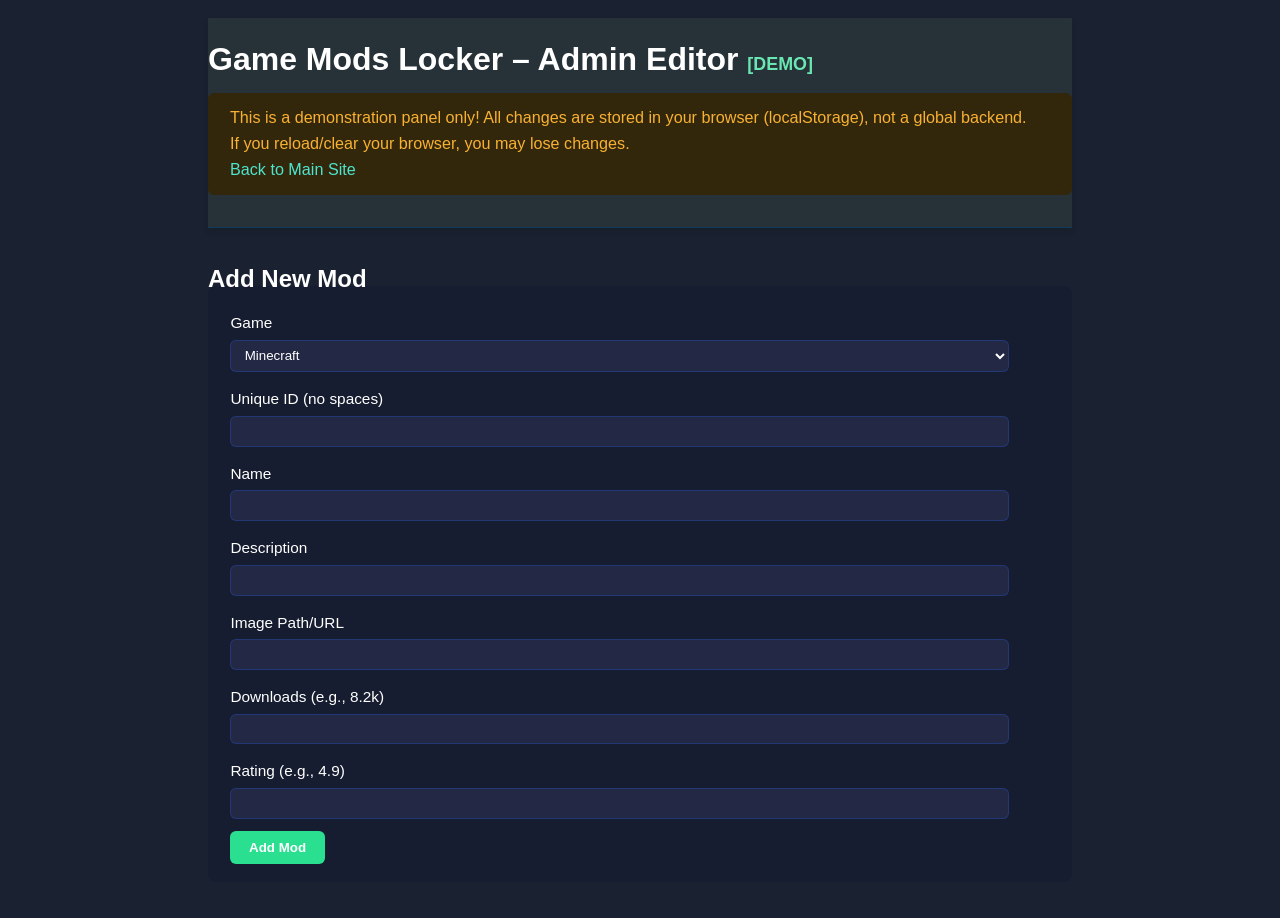
<file: src/admin/index.html>
<!DOCTYPE html>
<html lang="en">
<head>
  <meta charset="UTF-8">
  <meta name="viewport" content="width=device-width, initial-scale=1.0">
  <title>Game Mods Locker - Admin Demo Panel</title>
  <link rel="stylesheet" href="../css/common.css">
  <link rel="stylesheet" href="../css/minecraft-style.css">
  <style>
    body { background:#1a2130; color:#fff; }
    .container { max-width: 900px; margin:0 auto; padding:18px; }
    header { margin-bottom:2em; border-bottom: 1.5px solid #133A58; padding-bottom:1em; }
    h1 { font-size: 2em; font-weight: bold; }
    .warning { color:#f9b133; background:#32270a;padding:12px 22px; border-radius:6px; margin:0.5em 0 1em;font-size:1.01em; }
    .mod-list-group { margin: 2em 0 1.6em 0; }
    .mod-row { background:#232944; margin-bottom:10px; border-radius:7px; display:flex; align-items:center;gap:16px; padding: 8px 13px; }
    .mod-row img { width:38px; border-radius:4px;box-shadow:0 0 4px #111a; }
    .actions button { margin:0 6px; }
    form { margin:1.1em 0; background:#171d30; border-radius:8px; padding:1.1em 1.4em; }
    label{display:block;margin-bottom:4px;margin-top:7px;font-size:0.96em;}
    input, select { width:95%;padding:0.52em 0.7em;margin-bottom:8px;background:#232944;color:#fff;border:1px solid #2461ff42;border-radius:6px; }
    button { background:#369eeb; color:#fff; border:none; border-radius:6px;padding:0.7em 1.4em;margin-top:4px; font-weight:600;cursor:pointer; }
    button.danger { background:#e32d1d; }
    button.secondary { background:#2bdf91; }
    .edit-form, .add-form {margin-top:-12px;}
  </style>
</head>
<body>
  <div class="container">
    <header>
      <h1>Game Mods Locker – Admin Editor <span style="font-size:0.56em;color:#6ae6b2;">[DEMO]</span></h1>
      <p class="warning">This is a demonstration panel only! All changes are stored in your browser (localStorage), not a global backend.<br>If you reload/clear your browser, you may lose changes. <br><a href="../index.html" style="color:#4ee4ce;">Back to Main Site</a></p>
    </header>
    <section>
      <h2>Add New Mod</h2>
      <form id="add-mod-form" class="add-form">
        <label for="game">Game</label>
        <select id="add-game">
          <option value="minecraft">Minecraft</option>
          <option value="fortnite">Fortnite</option>
          <option value="roblox">Roblox</option>
          <option value="gta5">GTA 5</option>
          <option value="amongus">Among Us</option>
          <option value="warzone">Warzone</option>
          <option value="lol">League of Legends</option>
          <option value="valorant">Valorant</option>
          <option value="sims4">The Sims 4</option>
          <option value="skyrim">Skyrim</option>
        </select>
        <label for="id">Unique ID (no spaces)</label>
        <input type="text" id="add-id" required autocomplete="off">
        <label for="name">Name</label>
        <input type="text" id="add-name" required>
        <label for="desc">Description</label>
        <input type="text" id="add-desc" required>
        <label for="img">Image Path/URL</label>
        <input type="text" id="add-img" required>
        <label for="downloads">Downloads (e.g., 8.2k)</label>
        <input type="text" id="add-downloads" value="" required>
        <label for="rating">Rating (e.g., 4.9)</label>
        <input type="text" id="add-rating" value="" required>
        <button type="submit" class="secondary">Add Mod</button>
      </form>
    </section>
    <section id="mod-list-section"></section>
  </div>
  <script src="../js/admin-panel.js"></script>
</body>
</html>
</file>
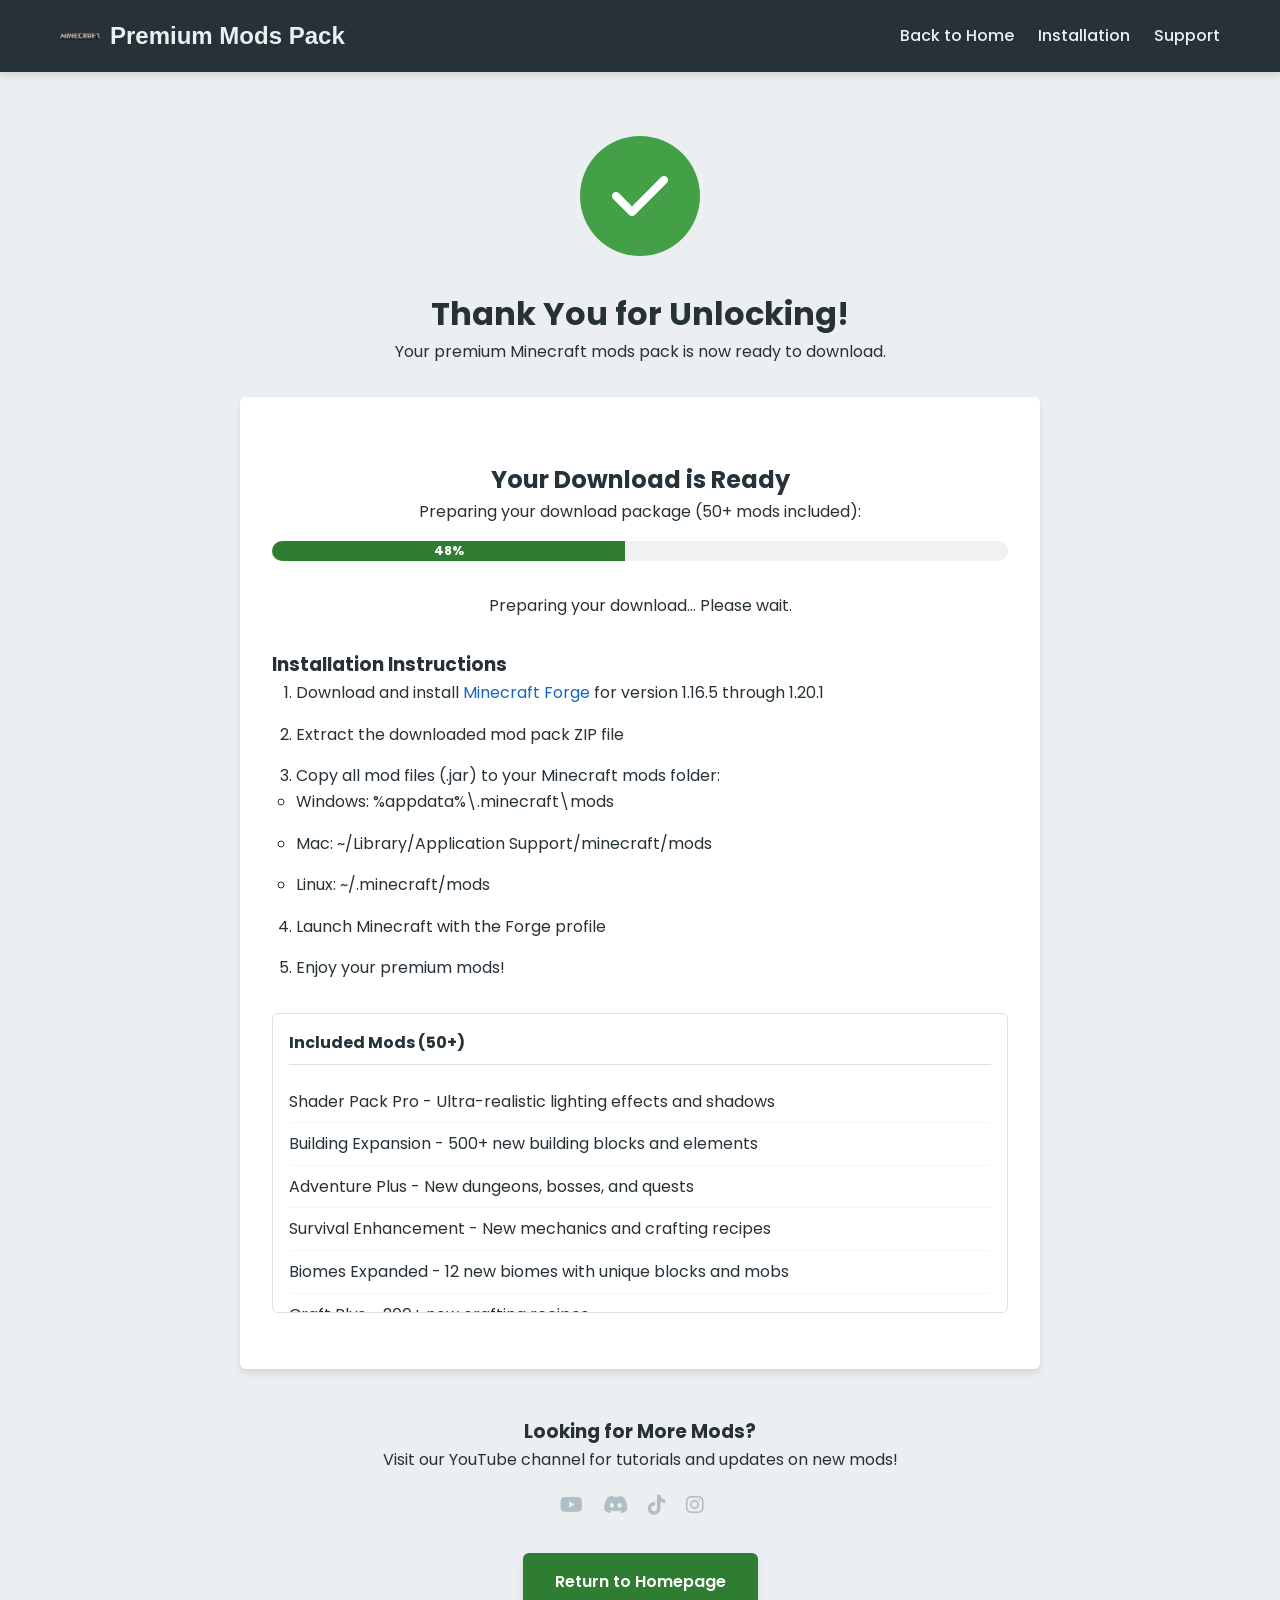
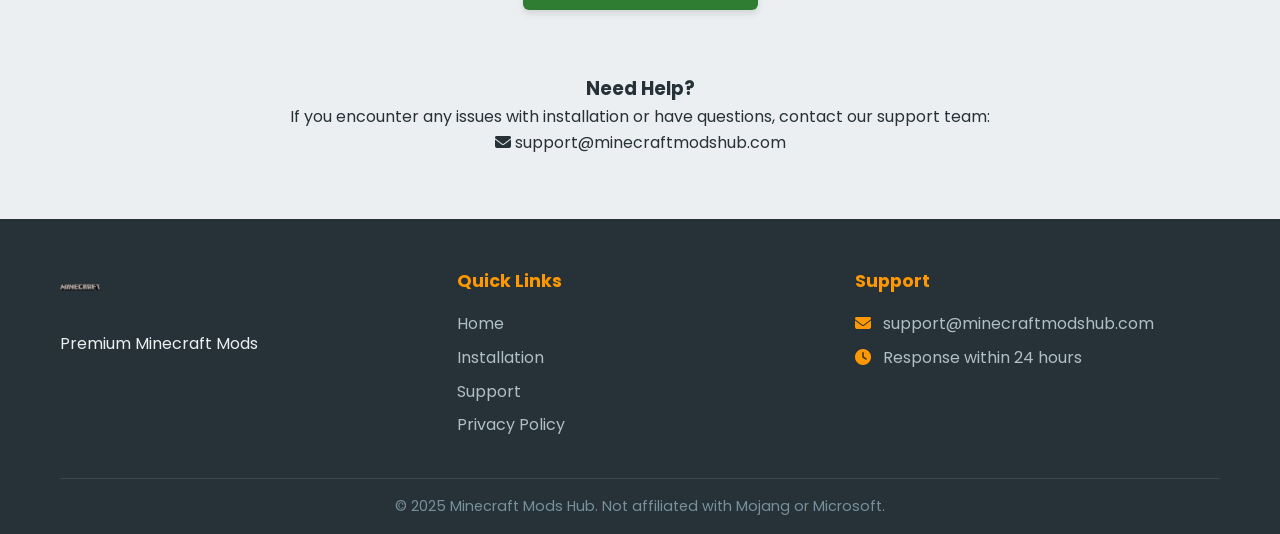
<file: src/download-success.html>
<!DOCTYPE html>
<html lang="en">
<head>
    <meta charset="UTF-8">
    <meta name="viewport" content="width=device-width, initial-scale=1.0">
    <title>Download Success - Minecraft Mods Pack</title>
    <link rel="stylesheet" href="css/style.css">
    <link rel="stylesheet" href="https://cdnjs.cloudflare.com/ajax/libs/font-awesome/6.5.1/css/all.min.css">
    <link rel="preconnect" href="https://fonts.googleapis.com">
    <link rel="preconnect" href="https://fonts.gstatic.com" crossorigin>
    <link href="https://fonts.googleapis.com/css2?family=Minecraft&family=Poppins:wght@400;500;600;700&display=swap" rel="stylesheet">
    <style>
        .success-page {
            min-height: 100vh;
            display: flex;
            flex-direction: column;
        }

        .success-content {
            flex: 1;
            padding: 4rem 0;
            text-align: center;
        }

        .success-icon {
            width: 120px;
            height: 120px;
            background-color: var(--success-color);
            color: white;
            border-radius: 50%;
            display: flex;
            align-items: center;
            justify-content: center;
            font-size: 4rem;
            margin: 0 auto 2rem;
            animation: scale-in 0.5s ease;
        }

        @keyframes scale-in {
            0% {
                transform: scale(0);
            }
            70% {
                transform: scale(1.1);
            }
            100% {
                transform: scale(1);
            }
        }

        .content-box {
            background-color: white;
            border-radius: var(--border-radius);
            box-shadow: var(--shadow);
            padding: 2rem;
            max-width: 800px;
            margin: 2rem auto;
        }

        .download-section {
            margin: 2rem 0;
        }

        .progress-bar {
            background-color: #f1f1f1;
            height: 20px;
            border-radius: 10px;
            overflow: hidden;
            margin: 1rem 0 2rem;
        }

        .progress-fill {
            height: 100%;
            background-color: var(--primary-color);
            width: 0%;
            transition: width 3s ease;
            display: flex;
            align-items: center;
            justify-content: center;
            color: white;
            font-size: 0.8rem;
            font-weight: bold;
        }

        .download-button {
            display: inline-block;
            background-color: var(--primary-color);
            color: white;
            padding: 1rem 2rem;
            border-radius: var(--border-radius);
            font-weight: 600;
            text-decoration: none;
            margin: 1rem;
            box-shadow: var(--shadow);
            transition: all 0.3s ease;
        }

        .download-button:hover {
            background-color: #1b5e20;
            transform: translateY(-2px);
            box-shadow: 0 6px 12px rgba(0, 0, 0, 0.15);
        }

        .mod-list {
            text-align: left;
            max-height: 300px;
            overflow-y: auto;
            border: 1px solid #e0e0e0;
            border-radius: var(--border-radius);
            padding: 1rem;
            margin: 1.5rem 0;
        }

        .mod-list h4 {
            border-bottom: 1px solid #e0e0e0;
            padding-bottom: 0.5rem;
            margin-bottom: 1rem;
        }

        .mod-item {
            padding: 0.5rem 0;
            border-bottom: 1px solid #f5f5f5;
        }

        .installation-steps {
            text-align: left;
            margin: 2rem 0;
        }

        .installation-steps ol {
            padding-left: 1.5rem;
        }

        .installation-steps li {
            margin-bottom: 1rem;
        }

        .more-content {
            margin-top: 3rem;
        }
    </style>
</head>
<body>
    <div class="success-page">
        <!-- Header Section -->
        <header>
            <div class="container">
                <div class="logo">
                    <img src="images/minecraft-logo.png" alt="Minecraft Logo">
                    <h1>Premium Mods Pack</h1>
                </div>
                <nav>
                    <ul>
                        <li><a href="index.html">Back to Home</a></li>
                        <li><a href="#installation">Installation</a></li>
                        <li><a href="#support">Support</a></li>
                    </ul>
                </nav>
            </div>
        </header>

        <!-- Success Content -->
        <div class="success-content">
            <div class="container">
                <div class="success-icon">
                    <i class="fas fa-check"></i>
                </div>
                <h1>Thank You for Unlocking!</h1>
                <p>Your premium Minecraft mods pack is now ready to download.</p>

                <div class="content-box">
                    <div class="download-section">
                        <h2>Your Download is Ready</h2>
                        <p>Preparing your download package (50+ mods included):</p>
                        <div class="progress-bar">
                            <div class="progress-fill" id="progress-fill">0%</div>
                        </div>
                        <a href="#" class="download-button" id="download-btn" style="display: none;">
                            <i class="fas fa-download"></i> Download Mod Pack (145 MB)
                        </a>
                        <p id="preparing-text">Preparing your download... Please wait.</p>
                    </div>

                    <div class="installation-steps" id="installation">
                        <h3>Installation Instructions</h3>
                        <ol>
                            <li>Download and install <a href="https://files.minecraftforge.net/" target="_blank">Minecraft Forge</a> for version 1.16.5 through 1.20.1</li>
                            <li>Extract the downloaded mod pack ZIP file</li>
                            <li>Copy all mod files (.jar) to your Minecraft mods folder:
                                <ul>
                                    <li>Windows: %appdata%\.minecraft\mods</li>
                                    <li>Mac: ~/Library/Application Support/minecraft/mods</li>
                                    <li>Linux: ~/.minecraft/mods</li>
                                </ul>
                            </li>
                            <li>Launch Minecraft with the Forge profile</li>
                            <li>Enjoy your premium mods!</li>
                        </ol>
                    </div>

                    <div class="mod-list">
                        <h4>Included Mods (50+)</h4>
                        <div class="mod-item">Shader Pack Pro - Ultra-realistic lighting effects and shadows</div>
                        <div class="mod-item">Building Expansion - 500+ new building blocks and elements</div>
                        <div class="mod-item">Adventure Plus - New dungeons, bosses, and quests</div>
                        <div class="mod-item">Survival Enhancement - New mechanics and crafting recipes</div>
                        <div class="mod-item">Biomes Expanded - 12 new biomes with unique blocks and mobs</div>
                        <div class="mod-item">Craft Plus - 200+ new crafting recipes</div>
                        <div class="mod-item">Modern Furniture - Decorative items for your builds</div>
                        <div class="mod-item">Enhanced Animations - Improved character and mob animations</div>
                        <div class="mod-item">Inventory Management - Quality of life improvements</div>
                        <div class="mod-item">Weather Overhaul - Dynamic weather systems</div>
                        <div class="mod-item">Underground Expansion - New cave biomes and generation</div>
                        <div class="mod-item">Farming Revolution - New crops, trees, and mechanics</div>
                        <div class="mod-item">... and many more!</div>
                    </div>
                </div>

                <div class="more-content">
                    <h3>Looking for More Mods?</h3>
                    <p>Visit our YouTube channel for tutorials and updates on new mods!</p>
                    <div class="social-links" style="margin: 1rem 0;">
                        <a href="#"><i class="fab fa-youtube"></i></a>
                        <a href="#"><i class="fab fa-discord"></i></a>
                        <a href="#"><i class="fab fa-tiktok"></i></a>
                        <a href="#"><i class="fab fa-instagram"></i></a>
                    </div>
                    <a href="index.html" class="download-button secondary-btn">
                        Return to Homepage
                    </a>
                </div>

                <div id="support" style="margin-top: 3rem;">
                    <h3>Need Help?</h3>
                    <p>If you encounter any issues with installation or have questions, contact our support team:</p>
                    <p><i class="fas fa-envelope"></i> support@minecraftmodshub.com</p>
                </div>
            </div>
        </div>

        <!-- Footer -->
        <footer>
            <div class="container">
                <div class="footer-content">
                    <div class="footer-logo">
                        <img src="images/minecraft-logo-small.png" alt="Minecraft Logo">
                        <p>Premium Minecraft Mods</p>
                    </div>
                    <div class="footer-links">
                        <h4>Quick Links</h4>
                        <ul>
                            <li><a href="index.html">Home</a></li>
                            <li><a href="#installation">Installation</a></li>
                            <li><a href="#support">Support</a></li>
                            <li><a href="privacy.html">Privacy Policy</a></li>
                        </ul>
                    </div>
                    <div class="footer-contact">
                        <h4>Support</h4>
                        <p><i class="fas fa-envelope"></i> support@minecraftmodshub.com</p>
                        <p><i class="fas fa-clock"></i> Response within 24 hours</p>
                    </div>
                </div>
                <div class="footer-bottom">
                    <p>&copy; 2025 Minecraft Mods Hub. Not affiliated with Mojang or Microsoft.</p>
                </div>
            </div>
        </footer>
    </div>

    <script>
        document.addEventListener('DOMContentLoaded', function() {
            // Simulate loading progress
            const progressFill = document.getElementById('progress-fill');
            const downloadBtn = document.getElementById('download-btn');
            const preparingText = document.getElementById('preparing-text');

            let width = 0;
            const interval = setInterval(function() {
                if (width >= 100) {
                    clearInterval(interval);
                    downloadBtn.style.display = 'inline-block';
                    preparingText.style.display = 'none';
                } else {
                    width++;
                    progressFill.style.width = width + '%';
                    progressFill.textContent = width + '%';
                }
            }, 30);

            // Set up download button (in a real implementation, this would point to your actual mod files)
            downloadBtn.addEventListener('click', function(e) {
                e.preventDefault();
                alert('In a real implementation, this would download your actual mod files. For this template, we\'re just showing the structure.');
            });
        });
    </script>
</body>
</html>
</file>
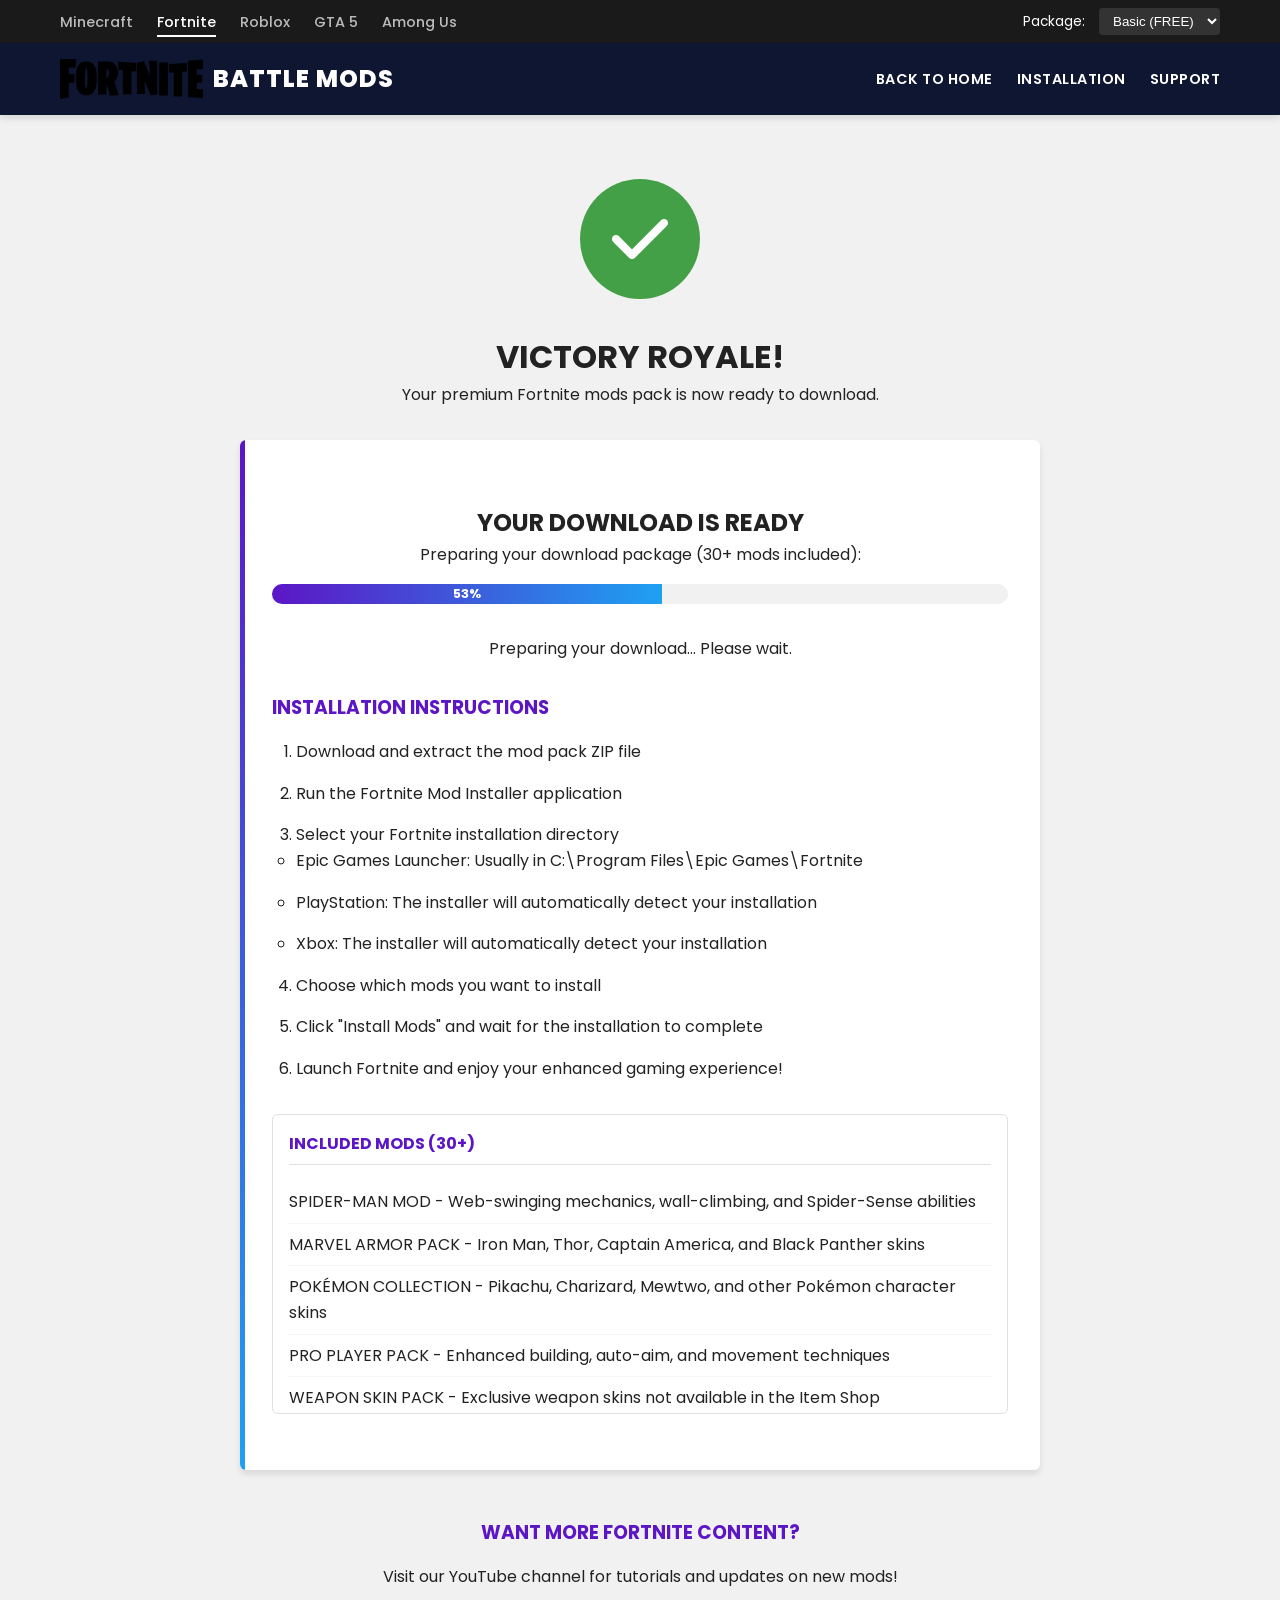
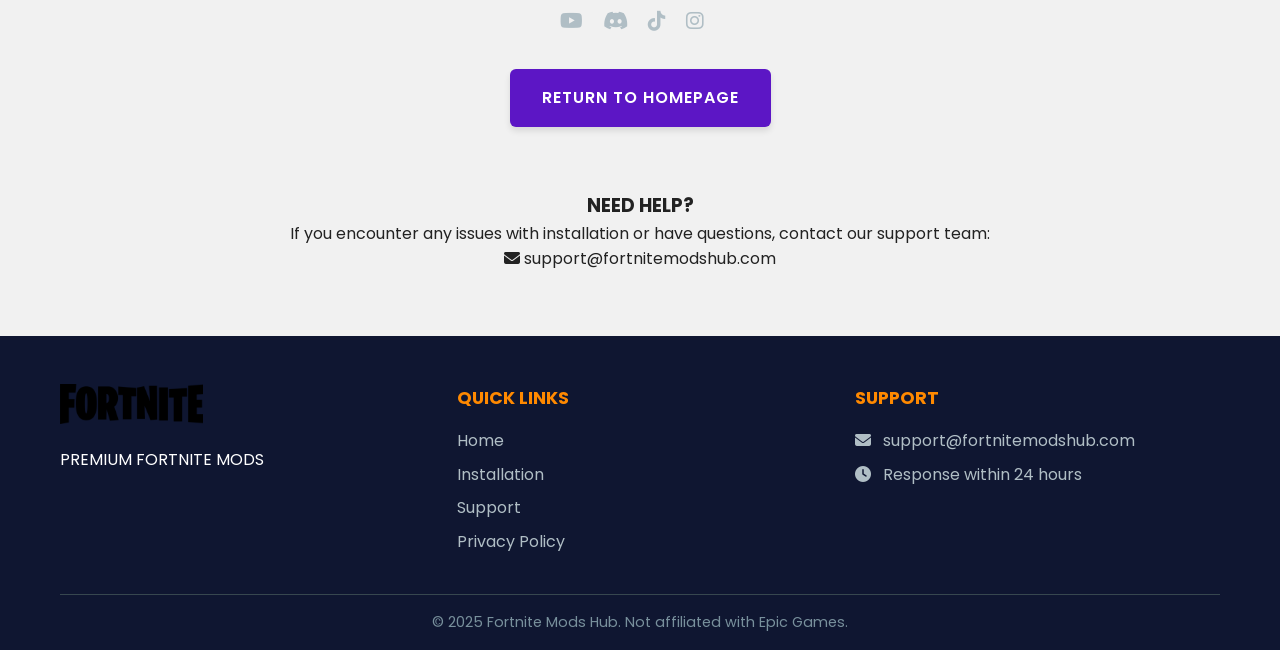
<file: src/fortnite-download-success.html>
<!DOCTYPE html>
<html lang="en">
<head>
    <meta charset="UTF-8">
    <meta name="viewport" content="width=device-width, initial-scale=1.0">
    <title>Download Success - Fortnite Mods Pack</title>
    <link rel="stylesheet" href="css/common.css">
    <link rel="stylesheet" href="css/fortnite-style.css">
    <link rel="stylesheet" href="https://cdnjs.cloudflare.com/ajax/libs/font-awesome/6.5.1/css/all.min.css">
    <link rel="preconnect" href="https://fonts.googleapis.com">
    <link rel="preconnect" href="https://fonts.gstatic.com" crossorigin>
    <link href="https://fonts.googleapis.com/css2?family=Poppins:wght@400;500;600;700;800;900&display=swap" rel="stylesheet">
    <style>
        .success-page {
            min-height: 100vh;
            display: flex;
            flex-direction: column;
        }

        .success-content {
            flex: 1;
            padding: 4rem 0;
            text-align: center;
        }

        .success-icon {
            width: 120px;
            height: 120px;
            background-color: var(--success-color);
            color: white;
            border-radius: 50%;
            display: flex;
            align-items: center;
            justify-content: center;
            font-size: 4rem;
            margin: 0 auto 2rem;
            animation: scale-in 0.5s ease;
        }

        @keyframes scale-in {
            0% {
                transform: scale(0);
            }
            70% {
                transform: scale(1.1);
            }
            100% {
                transform: scale(1);
            }
        }

        .content-box {
            background-color: white;
            border-radius: var(--border-radius);
            box-shadow: var(--shadow);
            padding: 2rem;
            max-width: 800px;
            margin: 2rem auto;
            position: relative;
            overflow: hidden;
        }

        .content-box::before {
            content: '';
            position: absolute;
            top: 0;
            left: 0;
            width: 5px;
            height: 100%;
            background: linear-gradient(to bottom, var(--primary-color), var(--secondary-color));
        }

        .download-section {
            margin: 2rem 0;
        }

        .progress-bar {
            background-color: #f1f1f1;
            height: 20px;
            border-radius: 10px;
            overflow: hidden;
            margin: 1rem 0 2rem;
        }

        .progress-fill {
            height: 100%;
            background: linear-gradient(to right, var(--primary-color), var(--secondary-color));
            width: 0%;
            transition: width 3s ease;
            display: flex;
            align-items: center;
            justify-content: center;
            color: white;
            font-size: 0.8rem;
            font-weight: bold;
        }

        .download-button {
            display: inline-block;
            background-color: var(--primary-color);
            color: white;
            padding: 1rem 2rem;
            border-radius: var(--border-radius);
            font-weight: 600;
            text-decoration: none;
            margin: 1rem;
            box-shadow: var(--shadow);
            transition: all 0.3s ease;
            text-transform: uppercase;
            letter-spacing: 1px;
        }

        .download-button:hover {
            background-color: var(--secondary-color);
            transform: translateY(-2px);
            box-shadow: 0 6px 12px rgba(0, 0, 0, 0.15);
        }

        .mod-list {
            text-align: left;
            max-height: 300px;
            overflow-y: auto;
            border: 1px solid #e0e0e0;
            border-radius: var(--border-radius);
            padding: 1rem;
            margin: 1.5rem 0;
        }

        .mod-list h4 {
            border-bottom: 1px solid #e0e0e0;
            padding-bottom: 0.5rem;
            margin-bottom: 1rem;
            color: var(--primary-color);
            font-weight: 700;
            text-transform: uppercase;
        }

        .mod-item {
            padding: 0.5rem 0;
            border-bottom: 1px solid #f5f5f5;
        }

        .installation-steps {
            text-align: left;
            margin: 2rem 0;
        }

        .installation-steps h3 {
            color: var(--primary-color);
            font-weight: 700;
            text-transform: uppercase;
            margin-bottom: 1rem;
        }

        .installation-steps ol {
            padding-left: 1.5rem;
        }

        .installation-steps li {
            margin-bottom: 1rem;
        }

        .more-content {
            margin-top: 3rem;
        }

        .more-content h3 {
            color: var(--primary-color);
            font-weight: 700;
            text-transform: uppercase;
            margin-bottom: 1rem;
        }
    </style>
</head>
<body>
    <div class="success-page">
        <!-- Game Selector Navigation -->
        <div class="game-selector">
            <div class="container">
                <ul class="all-games">
                    <li><a href="index.html">Minecraft</a></li>
                    <li><a href="fortnite.html" class="active">Fortnite</a></li>
                    <li><a href="roblox.html">Roblox</a></li>
                    <li><a href="gta5.html">GTA 5</a></li>
                    <li><a href="among-us.html">Among Us</a></li>
                </ul>
                <div class="price-options">
                    <span>Package:</span>
                    <select id="package-selector" onchange="showPriceModal()">
                        <option value="basic">Basic (FREE)</option>
                        <option value="premium">Premium</option>
                        <option value="ultimate">Ultimate</option>
                    </select>
                </div>
            </div>
        </div>

        <!-- Header Section -->
        <header>
            <div class="container">
                <div class="logo">
                    <img src="images/fortnite-logo.png" alt="Fortnite Logo">
                    <h1>BATTLE MODS</h1>
                </div>
                <nav>
                    <ul>
                        <li><a href="fortnite.html">BACK TO HOME</a></li>
                        <li><a href="#installation">INSTALLATION</a></li>
                        <li><a href="#support">SUPPORT</a></li>
                    </ul>
                </nav>
            </div>
        </header>

        <!-- Success Content -->
        <div class="success-content">
            <div class="container">
                <div class="success-icon">
                    <i class="fas fa-check"></i>
                </div>
                <h1>VICTORY ROYALE!</h1>
                <p>Your premium Fortnite mods pack is now ready to download.</p>

                <div class="content-box">
                    <div class="download-section">
                        <h2>YOUR DOWNLOAD IS READY</h2>
                        <p>Preparing your download package (30+ mods included):</p>
                        <div class="progress-bar">
                            <div class="progress-fill" id="progress-fill">0%</div>
                        </div>
                        <a href="#" class="download-button" id="download-btn" style="display: none;">
                            <i class="fas fa-download"></i> DOWNLOAD MOD PACK (220 MB)
                        </a>
                        <p id="preparing-text">Preparing your download... Please wait.</p>
                    </div>

                    <div class="installation-steps" id="installation">
                        <h3>INSTALLATION INSTRUCTIONS</h3>
                        <ol>
                            <li>Download and extract the mod pack ZIP file</li>
                            <li>Run the Fortnite Mod Installer application</li>
                            <li>Select your Fortnite installation directory
                                <ul>
                                    <li>Epic Games Launcher: Usually in C:\Program Files\Epic Games\Fortnite</li>
                                    <li>PlayStation: The installer will automatically detect your installation</li>
                                    <li>Xbox: The installer will automatically detect your installation</li>
                                </ul>
                            </li>
                            <li>Choose which mods you want to install</li>
                            <li>Click "Install Mods" and wait for the installation to complete</li>
                            <li>Launch Fortnite and enjoy your enhanced gaming experience!</li>
                        </ol>
                    </div>

                    <div class="mod-list">
                        <h4>INCLUDED MODS (30+)</h4>
                        <div class="mod-item">SPIDER-MAN MOD - Web-swinging mechanics, wall-climbing, and Spider-Sense abilities</div>
                        <div class="mod-item">MARVEL ARMOR PACK - Iron Man, Thor, Captain America, and Black Panther skins</div>
                        <div class="mod-item">POKÉMON COLLECTION - Pikachu, Charizard, Mewtwo, and other Pokémon character skins</div>
                        <div class="mod-item">PRO PLAYER PACK - Enhanced building, auto-aim, and movement techniques</div>
                        <div class="mod-item">WEAPON SKIN PACK - Exclusive weapon skins not available in the Item Shop</div>
                        <div class="mod-item">EMOTE EXPANSION - Custom emotes that aren't available in the game</div>
                        <div class="mod-item">BUILD TEMPLATES - Pre-built structures for instant deployment</div>
                        <div class="mod-item">UNLIMITED V-BUCKS - Offline V-Bucks for skin preview only</div>
                        <div class="mod-item">DANCE PACK PREMIUM - 50+ exclusive dance emotes</div>
                        <div class="mod-item">VEHICLE MODS - Enhanced vehicles with special abilities</div>
                        <div class="mod-item">MYTHIC WEAPONS PACK - Access to all mythic weapons in Creative mode</div>
                        <div class="mod-item">STORM CONTROLLER - Modify storm behavior in Creative</div>
                        <div class="mod-item">... and many more!</div>
                    </div>
                </div>

                <div class="more-content">
                    <h3>WANT MORE FORTNITE CONTENT?</h3>
                    <p>Visit our YouTube channel for tutorials and updates on new mods!</p>
                    <div class="social-links" style="margin: 1rem 0;">
                        <a href="#"><i class="fab fa-youtube"></i></a>
                        <a href="#"><i class="fab fa-discord"></i></a>
                        <a href="#"><i class="fab fa-tiktok"></i></a>
                        <a href="#"><i class="fab fa-instagram"></i></a>
                    </div>
                    <a href="fortnite.html" class="download-button secondary-btn">
                        RETURN TO HOMEPAGE
                    </a>
                </div>

                <div id="support" style="margin-top: 3rem;">
                    <h3>NEED HELP?</h3>
                    <p>If you encounter any issues with installation or have questions, contact our support team:</p>
                    <p><i class="fas fa-envelope"></i> support@fortnitemodshub.com</p>
                </div>
            </div>
        </div>

        <!-- Footer -->
        <footer>
            <div class="container">
                <div class="footer-content">
                    <div class="footer-logo">
                        <img src="images/fortnite-logo.png" alt="Fortnite Logo">
                        <p>PREMIUM FORTNITE MODS</p>
                    </div>
                    <div class="footer-links">
                        <h4>QUICK LINKS</h4>
                        <ul>
                            <li><a href="fortnite.html">Home</a></li>
                            <li><a href="#installation">Installation</a></li>
                            <li><a href="#support">Support</a></li>
                            <li><a href="privacy.html">Privacy Policy</a></li>
                        </ul>
                    </div>
                    <div class="footer-contact">
                        <h4>SUPPORT</h4>
                        <p><i class="fas fa-envelope"></i> support@fortnitemodshub.com</p>
                        <p><i class="fas fa-clock"></i> Response within 24 hours</p>
                    </div>
                </div>
                <div class="footer-bottom">
                    <p>&copy; 2025 Fortnite Mods Hub. Not affiliated with Epic Games.</p>
                </div>
            </div>
        </footer>
    </div>

    <script>
        document.addEventListener('DOMContentLoaded', function() {
            // Simulate loading progress
            const progressFill = document.getElementById('progress-fill');
            const downloadBtn = document.getElementById('download-btn');
            const preparingText = document.getElementById('preparing-text');

            let width = 0;
            const interval = setInterval(function() {
                if (width >= 100) {
                    clearInterval(interval);
                    downloadBtn.style.display = 'inline-block';
                    preparingText.style.display = 'none';
                } else {
                    width++;
                    progressFill.style.width = width + '%';
                    progressFill.textContent = width + '%';
                }
            }, 30);

            // Track the download success page view
            if (typeof trackEvent === 'function') {
                trackEvent('conversion', 'success_page_view', 'fortnite');
            }

            // Set up download button (in a real implementation, this would point to your actual mod files)
            downloadBtn.addEventListener('click', function(e) {
                e.preventDefault();

                // Track the download button click
                if (typeof trackEvent === 'function') {
                    trackEvent('conversion', 'download_button_click', 'fortnite');
                }

                // In a real implementation, this would download your actual mod files
                // For the demo, show an alert
                alert('In a real implementation, this would download your actual mod files. For this template, we\'re just showing the structure.');
            });

            // Load the package selector
            const packageSelector = document.getElementById('package-selector');
            if (packageSelector) {
                // Check if we have a saved preference
                const savedPackage = localStorage.getItem('selected_package');
                if (savedPackage) {
                    packageSelector.value = savedPackage;
                }
            }
        });

        // Function to show the price modal (just redirect to main page)
        function showPriceModal() {
            window.location.href = 'fortnite.html';
        }
    </script>

    <!-- JavaScript -->
    <script src="js/analytics.js"></script>
</body>
</html>
</file>
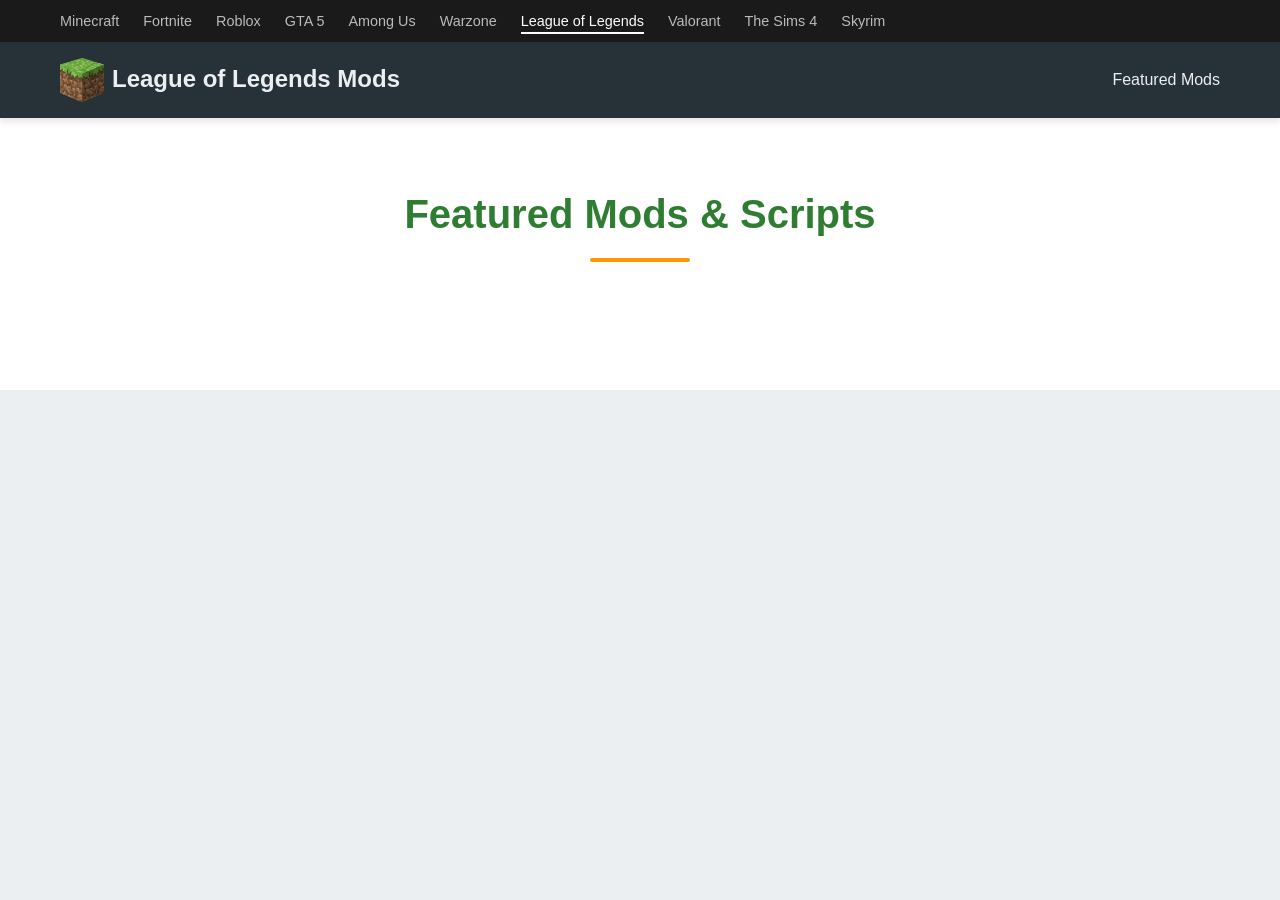
<file: src/lol.html>
<!DOCTYPE html>
<html lang="en">
<head>
  <meta charset="UTF-8">
  <meta name="viewport" content="width=device-width, initial-scale=1.0">
  <title>League of Legends Mods - Popular Downloads</title>
  <link rel="stylesheet" href="css/common.css">
  <link rel="stylesheet" href="css/minecraft-style.css">
  <link rel="stylesheet" href="https://cdnjs.cloudflare.com/ajax/libs/font-awesome/6.5.1/css/all.min.css">
</head>
<body>
  <div class="game-selector">
    <div class="container">
      <ul class="all-games">
        <li><a href="index.html">Minecraft</a></li>
        <li><a href="fortnite.html">Fortnite</a></li>
        <li><a href="roblox.html">Roblox</a></li>
        <li><a href="gta5.html">GTA 5</a></li>
        <li><a href="among-us.html">Among Us</a></li>
        <li><a href="warzone.html">Warzone</a></li>
        <li><a href="lol.html" class="active">League of Legends</a></li>
        <li><a href="valorant.html">Valorant</a></li>
        <li><a href="sims4.html">The Sims 4</a></li>
        <li><a href="skyrim.html">Skyrim</a></li>
      </ul>
    </div>
  </div>
  <header>
    <div class="container">
      <div class="logo">
        <img src="images/minecraft-icon.png" alt="LoL Icon" style="width:44px;height:44px;vertical-align:middle;margin-right:8px;">
        <h1 style="display:inline-block;vertical-align:middle;margin:0;">League of Legends Mods</h1>
      </div>
      <nav>
        <ul>
          <li><a href="#featured-mods">Featured Mods</a></li>
        </ul>
      </nav>
    </div>
  </header>
  <section id="featured-mods" class="featured-mods">
    <div class="container">
      <h2 class="section-title">Featured Mods & Scripts</h2>
      <div class="mods-grid" id="mods-grid"></div>
    </div>
  </section>
  <script src="js/lol-mods.js"></script>
</body>
</html>
</file>
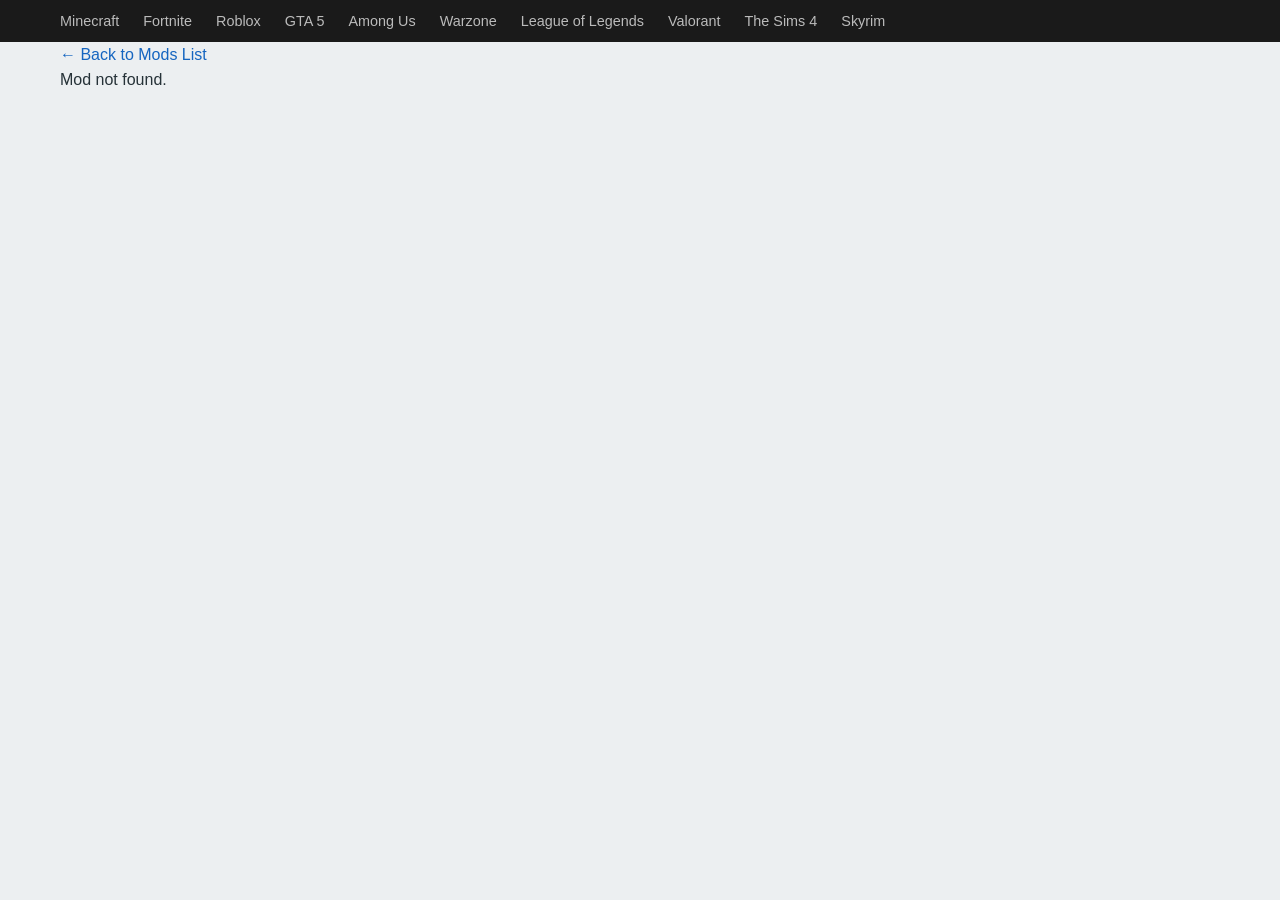
<file: src/mod-details.html>
<!DOCTYPE html>
<html lang="en">
<head>
  <meta charset="UTF-8">
  <meta name="viewport" content="width=device-width, initial-scale=1.0">
  <title>Mod Details</title>
  <link rel="stylesheet" href="css/common.css">
  <link rel="stylesheet" href="css/minecraft-style.css">
  <link rel="stylesheet" href="https://cdnjs.cloudflare.com/ajax/libs/font-awesome/6.5.1/css/all.min.css">
</head>
<body>
  <!-- Add game selector navigation -->
  <div class="game-selector">
    <div class="container">
      <ul class="all-games">
        <li><a href="index.html">Minecraft</a></li>
        <li><a href="fortnite.html">Fortnite</a></li>
        <li><a href="roblox.html">Roblox</a></li>
        <li><a href="gta5.html">GTA 5</a></li>
        <li><a href="among-us.html">Among Us</a></li>
        <li><a href="warzone.html">Warzone</a></li>
        <li><a href="lol.html">League of Legends</a></li>
        <li><a href="valorant.html">Valorant</a></li>
        <li><a href="sims4.html">The Sims 4</a></li>
        <li><a href="skyrim.html">Skyrim</a></li>
      </ul>
    </div>
  </div>

  <div class="container">
    <a href="index.html">&larr; Back to Mods List</a>
    <div id="mod-details" class="mod-details-card"></div>
    <button id="download-btn" class="download-btn">Download</button>
  </div>

  <!-- Modal Locker -->
  <div id="locker-modal" class="modal" style="display:none;">
    <div class="modal-content" id="locker-modal-content">
      <span id="close-locker" class="close">&times;</span>
      <h2>Unlock Download</h2>
      <div id="locker-step-email">
        <p>Enter your email to receive exclusive updates and unlock the download:</p>
        <form id="locker-email-form" autocomplete="off" style="margin-bottom:1em;">
          <input type="email" id="locker-email" required placeholder="your@email.com" style="padding:0.65em 1em;border-radius:6px;border:1px solid #4ec9e6;width:82%;max-width:260px;">
          <button type="submit" style="margin-left:8px;padding:0.6em 1.2em;border:none;background:#27b36a;color:#fff;font-weight:600;border-radius:5px;">Submit</button>
        </form>
        <div id="locker-email-error" style="color:#ed3a3a;font-size:0.95em;display:none;margin-bottom:0.5em"></div>
      </div>
      <div id="locker-step-survey" style="display:none;">
        <p>Complete a short survey or social action to unlock (demo):</p>
        <div style="background:#282f3c;color:#91caff;padding:1.15em 1em;border-radius:8px;margin-bottom:1.2em;min-width:220px;">
          <b>Survey (Mock):</b> <br/>
          Which platforms do you play on?<br/>
          <label style="display:block;margin:6px 0 0 0;"><input type="checkbox"> PC</label>
          <label style="display:block;margin:3px 0 0 0;"><input type="checkbox"> Xbox</label>
          <label style="display:block;margin:3px 0 0 0;"><input type="checkbox"> PlayStation</label>
          <label style="display:block;margin:3px 0 0 0;"><input type="checkbox"> Mobile</label>
        </div>
        <button id="fake-survey-submit" style="background:#2886f7;color:#fff;padding:0.8em 1.9em;border:none;border-radius:5px;font-weight:600;">Finish & Unlock Download</button>
      </div>
      <div id="locker-step-success" style="display:none;">
        <h3 style="color:#3fe67b;margin-bottom:0.7em;">✔ Download Unlocked!</h3>
        <a id="real-download-btn" href="#" class="download-btn" style="font-size:1em;">Continue to Download</a>
      </div>
    </div>
  </div>

  <script src="js/mod-details.js"></script>
</body>
</html>
</file>
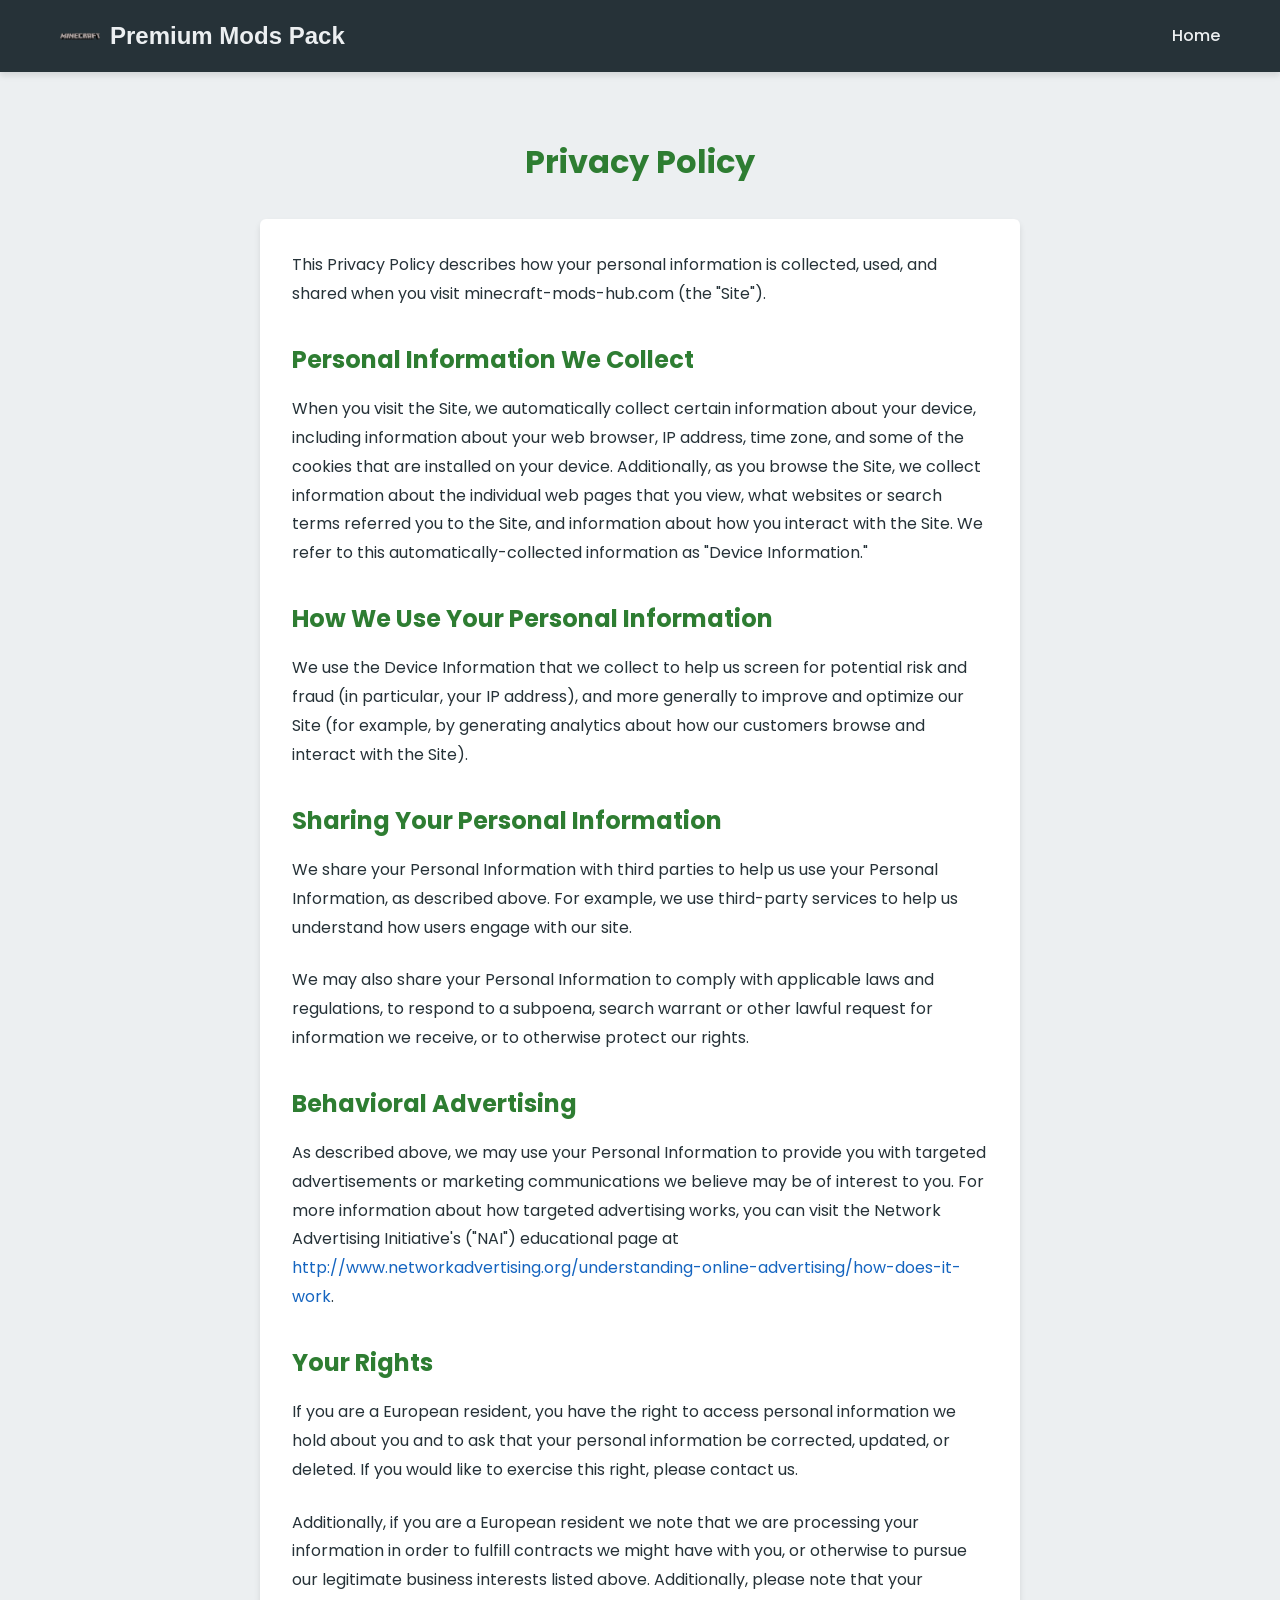
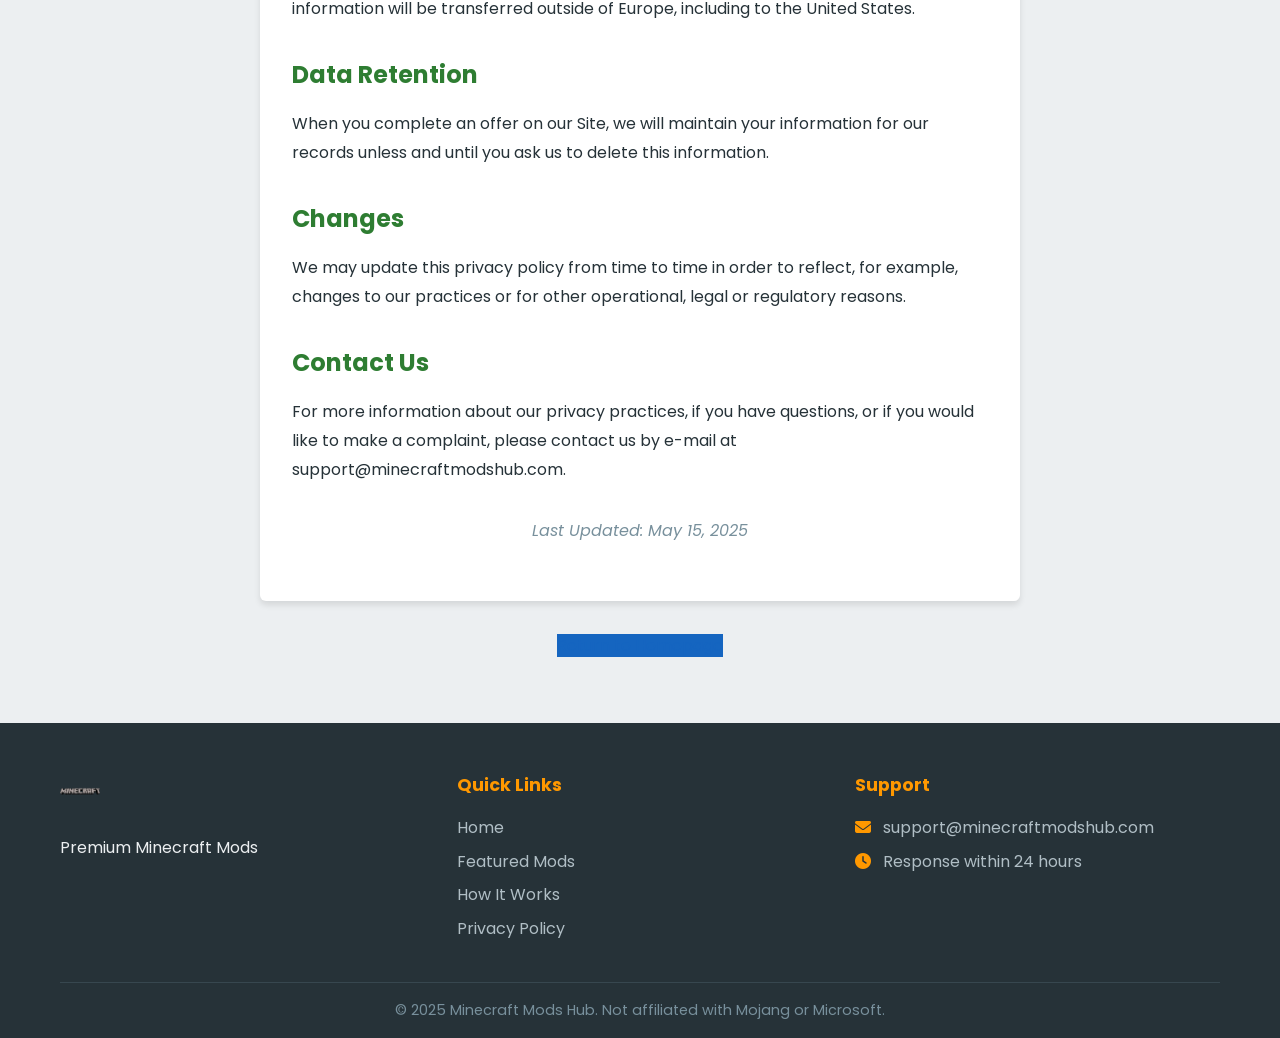
<file: src/privacy.html>
<!DOCTYPE html>
<html lang="en">
<head>
    <meta charset="UTF-8">
    <meta name="viewport" content="width=device-width, initial-scale=1.0">
    <title>Privacy Policy - Minecraft Mods Hub</title>
    <link rel="stylesheet" href="css/style.css">
    <link rel="stylesheet" href="https://cdnjs.cloudflare.com/ajax/libs/font-awesome/6.5.1/css/all.min.css">
    <link rel="preconnect" href="https://fonts.googleapis.com">
    <link rel="preconnect" href="https://fonts.gstatic.com" crossorigin>
    <link href="https://fonts.googleapis.com/css2?family=Minecraft&family=Poppins:wght@400;500;600;700&display=swap" rel="stylesheet">
    <style>
        .privacy-content {
            padding: 4rem 0;
            max-width: 800px;
            margin: 0 auto;
        }

        .privacy-content h1 {
            color: var(--primary-color);
            margin-bottom: 2rem;
            text-align: center;
        }

        .privacy-content h2 {
            color: var(--primary-color);
            margin: 2rem 0 1rem;
            font-size: 1.5rem;
        }

        .privacy-content p {
            margin-bottom: 1.5rem;
            line-height: 1.8;
        }

        .privacy-content ul {
            margin-bottom: 1.5rem;
            padding-left: 2rem;
        }

        .privacy-content ul li {
            margin-bottom: 0.5rem;
        }

        .privacy-box {
            background-color: white;
            padding: 2rem;
            border-radius: var(--border-radius);
            box-shadow: var(--shadow);
            margin-bottom: 2rem;
        }

        .last-update {
            font-style: italic;
            color: #78909c;
            text-align: center;
            margin-top: 2rem;
        }
    </style>
</head>
<body>
    <!-- Header Section -->
    <header>
        <div class="container">
            <div class="logo">
                <img src="images/minecraft-logo.png" alt="Minecraft Logo">
                <h1>Premium Mods Pack</h1>
            </div>
            <nav>
                <ul>
                    <li><a href="index.html">Home</a></li>
                </ul>
            </nav>
        </div>
    </header>

    <!-- Privacy Content -->
    <div class="privacy-content">
        <div class="container">
            <h1>Privacy Policy</h1>

            <div class="privacy-box">
                <p>This Privacy Policy describes how your personal information is collected, used, and shared when you visit minecraft-mods-hub.com (the "Site").</p>

                <h2>Personal Information We Collect</h2>
                <p>When you visit the Site, we automatically collect certain information about your device, including information about your web browser, IP address, time zone, and some of the cookies that are installed on your device. Additionally, as you browse the Site, we collect information about the individual web pages that you view, what websites or search terms referred you to the Site, and information about how you interact with the Site. We refer to this automatically-collected information as "Device Information."</p>

                <h2>How We Use Your Personal Information</h2>
                <p>We use the Device Information that we collect to help us screen for potential risk and fraud (in particular, your IP address), and more generally to improve and optimize our Site (for example, by generating analytics about how our customers browse and interact with the Site).</p>

                <h2>Sharing Your Personal Information</h2>
                <p>We share your Personal Information with third parties to help us use your Personal Information, as described above. For example, we use third-party services to help us understand how users engage with our site.</p>
                <p>We may also share your Personal Information to comply with applicable laws and regulations, to respond to a subpoena, search warrant or other lawful request for information we receive, or to otherwise protect our rights.</p>

                <h2>Behavioral Advertising</h2>
                <p>As described above, we may use your Personal Information to provide you with targeted advertisements or marketing communications we believe may be of interest to you. For more information about how targeted advertising works, you can visit the Network Advertising Initiative's ("NAI") educational page at <a href="http://www.networkadvertising.org/understanding-online-advertising/how-does-it-work" target="_blank">http://www.networkadvertising.org/understanding-online-advertising/how-does-it-work</a>.</p>

                <h2>Your Rights</h2>
                <p>If you are a European resident, you have the right to access personal information we hold about you and to ask that your personal information be corrected, updated, or deleted. If you would like to exercise this right, please contact us.</p>
                <p>Additionally, if you are a European resident we note that we are processing your information in order to fulfill contracts we might have with you, or otherwise to pursue our legitimate business interests listed above. Additionally, please note that your information will be transferred outside of Europe, including to the United States.</p>

                <h2>Data Retention</h2>
                <p>When you complete an offer on our Site, we will maintain your information for our records unless and until you ask us to delete this information.</p>

                <h2>Changes</h2>
                <p>We may update this privacy policy from time to time in order to reflect, for example, changes to our practices or for other operational, legal or regulatory reasons.</p>

                <h2>Contact Us</h2>
                <p>For more information about our privacy practices, if you have questions, or if you would like to make a complaint, please contact us by e-mail at support@minecraftmodshub.com.</p>

                <p class="last-update">Last Updated: May 15, 2025</p>
            </div>

            <div style="text-align: center;">
                <a href="index.html" class="download-button secondary-btn">Return to Homepage</a>
            </div>
        </div>
    </div>

    <!-- Footer -->
    <footer>
        <div class="container">
            <div class="footer-content">
                <div class="footer-logo">
                    <img src="images/minecraft-logo-small.png" alt="Minecraft Logo">
                    <p>Premium Minecraft Mods</p>
                </div>
                <div class="footer-links">
                    <h4>Quick Links</h4>
                    <ul>
                        <li><a href="index.html">Home</a></li>
                        <li><a href="index.html#featured-mods">Featured Mods</a></li>
                        <li><a href="index.html#how-it-works">How It Works</a></li>
                        <li><a href="privacy.html">Privacy Policy</a></li>
                    </ul>
                </div>
                <div class="footer-contact">
                    <h4>Support</h4>
                    <p><i class="fas fa-envelope"></i> support@minecraftmodshub.com</p>
                    <p><i class="fas fa-clock"></i> Response within 24 hours</p>
                </div>
            </div>
            <div class="footer-bottom">
                <p>&copy; 2025 Minecraft Mods Hub. Not affiliated with Mojang or Microsoft.</p>
            </div>
        </div>
    </footer>
</body>
</html>
</file>
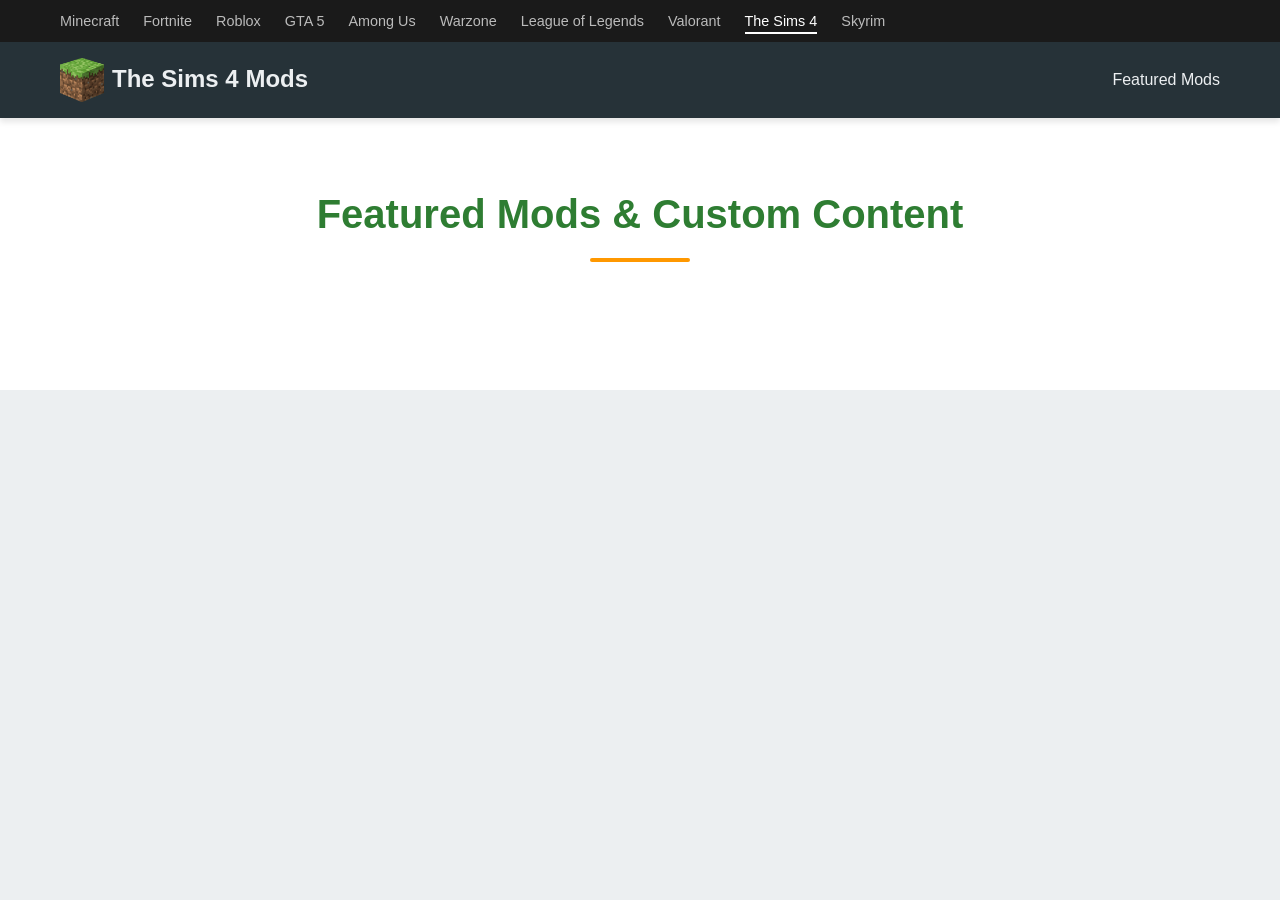
<file: src/sims4.html>
<!DOCTYPE html>
<html lang="en">
<head>
  <meta charset="UTF-8">
  <meta name="viewport" content="width=device-width, initial-scale=1.0">
  <title>The Sims 4 Mods - Popular Downloads</title>
  <link rel="stylesheet" href="css/common.css">
  <link rel="stylesheet" href="css/minecraft-style.css">
  <link rel="stylesheet" href="https://cdnjs.cloudflare.com/ajax/libs/font-awesome/6.5.1/css/all.min.css">
</head>
<body>
  <div class="game-selector">
    <div class="container">
      <ul class="all-games">
        <li><a href="index.html">Minecraft</a></li>
        <li><a href="fortnite.html">Fortnite</a></li>
        <li><a href="roblox.html">Roblox</a></li>
        <li><a href="gta5.html">GTA 5</a></li>
        <li><a href="among-us.html">Among Us</a></li>
        <li><a href="warzone.html">Warzone</a></li>
        <li><a href="lol.html">League of Legends</a></li>
        <li><a href="valorant.html">Valorant</a></li>
        <li><a href="sims4.html" class="active">The Sims 4</a></li>
        <li><a href="skyrim.html">Skyrim</a></li>
      </ul>
    </div>
  </div>
  <header>
    <div class="container">
      <div class="logo">
        <img src="images/minecraft-icon.png" alt="Sims 4 Icon" style="width:44px;height:44px;vertical-align:middle;margin-right:8px;">
        <h1 style="display:inline-block;vertical-align:middle;margin:0;">The Sims 4 Mods</h1>
      </div>
      <nav>
        <ul>
          <li><a href="#featured-mods">Featured Mods</a></li>
        </ul>
      </nav>
    </div>
  </header>
  <section id="featured-mods" class="featured-mods">
    <div class="container">
      <h2 class="section-title">Featured Mods & Custom Content</h2>
      <div class="mods-grid" id="mods-grid"></div>
    </div>
  </section>
  <script src="js/sims4-mods.js"></script>
</body>
</html>
</file>
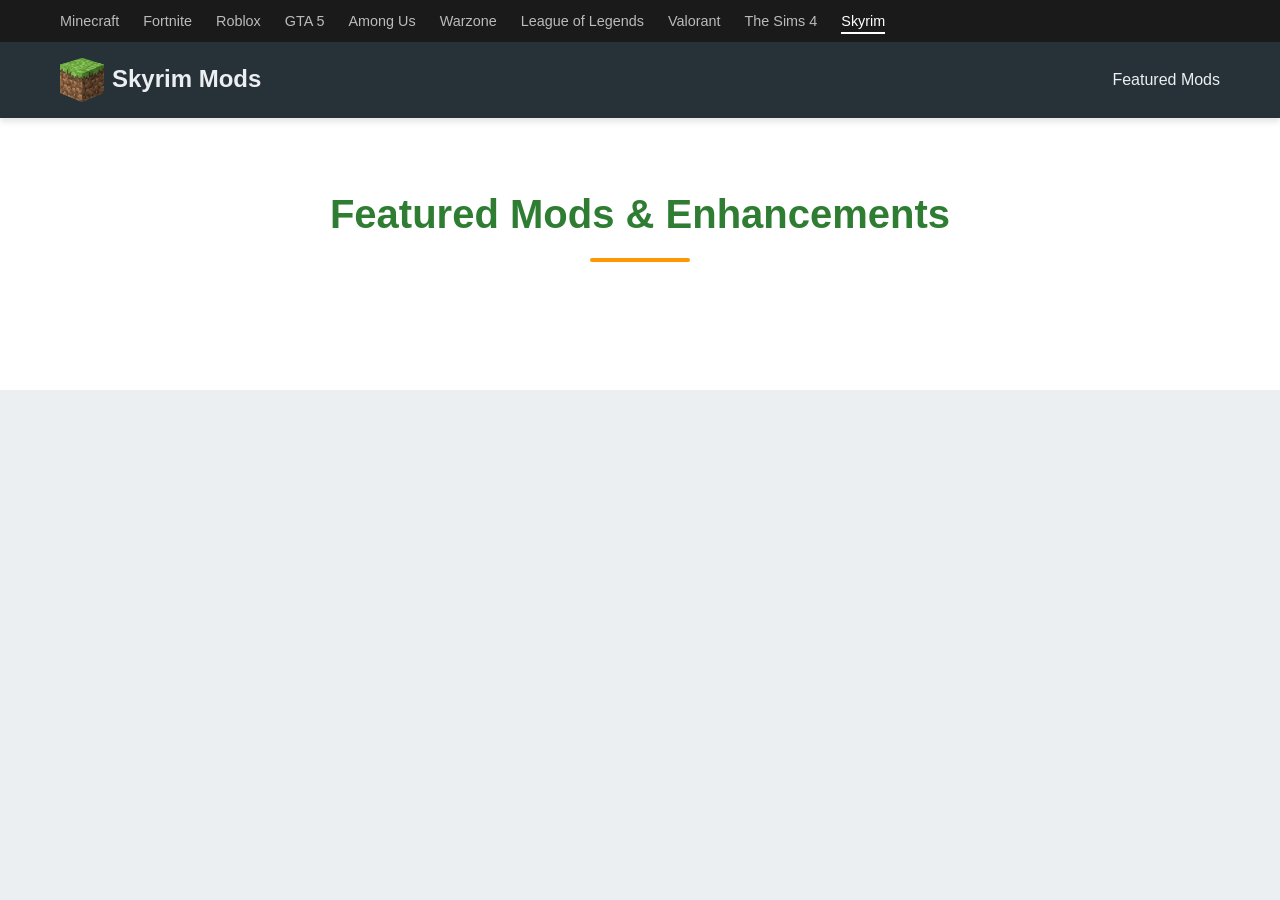
<file: src/skyrim.html>
<!DOCTYPE html>
<html lang="en">
<head>
  <meta charset="UTF-8">
  <meta name="viewport" content="width=device-width, initial-scale=1.0">
  <title>Skyrim Mods - Popular Downloads</title>
  <link rel="stylesheet" href="css/common.css">
  <link rel="stylesheet" href="css/minecraft-style.css">
  <link rel="stylesheet" href="https://cdnjs.cloudflare.com/ajax/libs/font-awesome/6.5.1/css/all.min.css">
</head>
<body>
  <div class="game-selector">
    <div class="container">
      <ul class="all-games">
        <li><a href="index.html">Minecraft</a></li>
        <li><a href="fortnite.html">Fortnite</a></li>
        <li><a href="roblox.html">Roblox</a></li>
        <li><a href="gta5.html">GTA 5</a></li>
        <li><a href="among-us.html">Among Us</a></li>
        <li><a href="warzone.html">Warzone</a></li>
        <li><a href="lol.html">League of Legends</a></li>
        <li><a href="valorant.html">Valorant</a></li>
        <li><a href="sims4.html">The Sims 4</a></li>
        <li><a href="skyrim.html" class="active">Skyrim</a></li>
      </ul>
    </div>
  </div>
  <header>
    <div class="container">
      <div class="logo">
        <img src="images/minecraft-icon.png" alt="Skyrim Icon" style="width:44px;height:44px;vertical-align:middle;margin-right:8px;">
        <h1 style="display:inline-block;vertical-align:middle;margin:0;">Skyrim Mods</h1>
      </div>
      <nav>
        <ul>
          <li><a href="#featured-mods">Featured Mods</a></li>
        </ul>
      </nav>
    </div>
  </header>
  <section id="featured-mods" class="featured-mods">
    <div class="container">
      <h2 class="section-title">Featured Mods & Enhancements</h2>
      <div class="mods-grid" id="mods-grid"></div>
    </div>
  </section>
  <script src="js/skyrim-mods.js"></script>
</body>
</html>
</file>
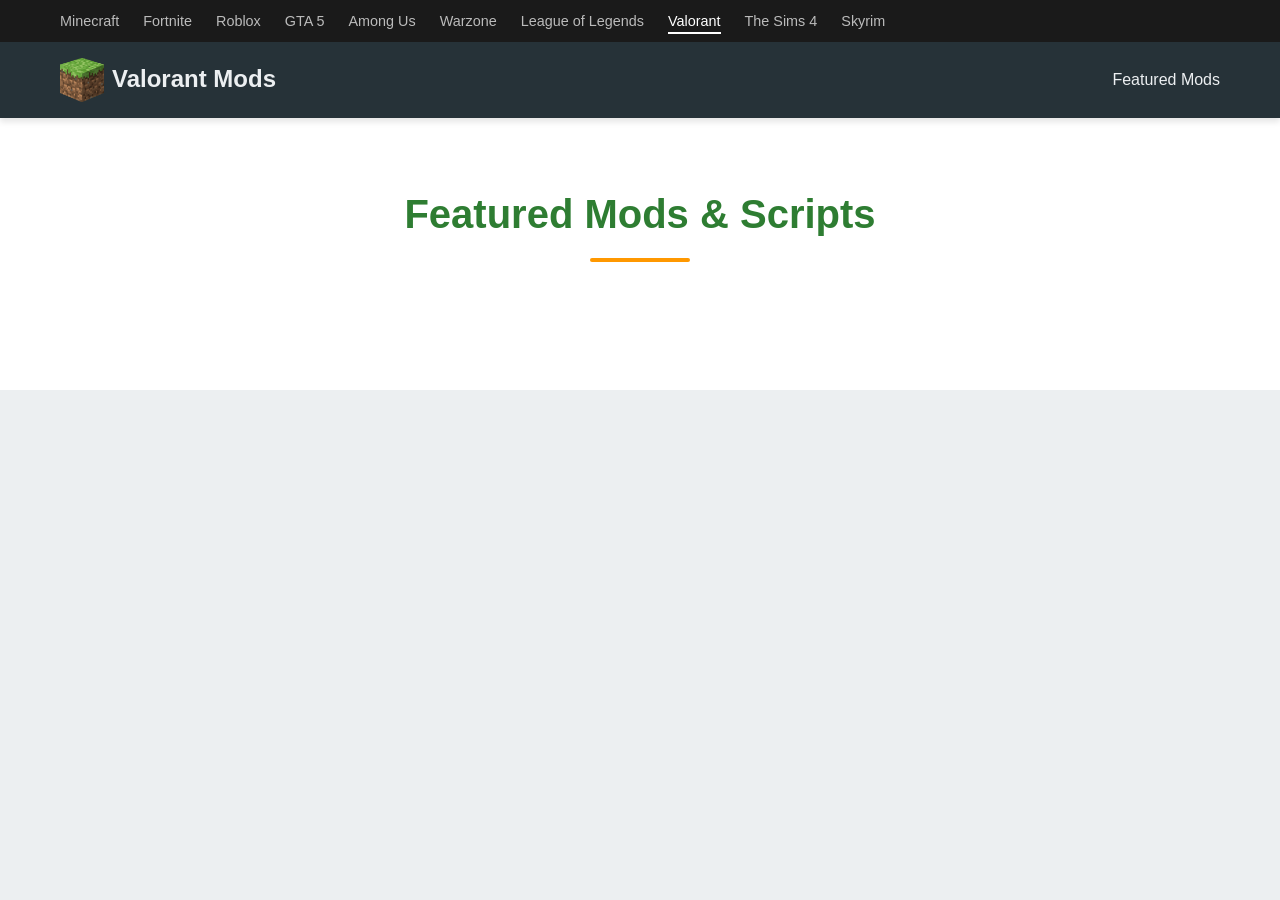
<file: src/valorant.html>
<!DOCTYPE html>
<html lang="en">
<head>
  <meta charset="UTF-8">
  <meta name="viewport" content="width=device-width, initial-scale=1.0">
  <title>Valorant Mods - Popular Downloads</title>
  <link rel="stylesheet" href="css/common.css">
  <link rel="stylesheet" href="css/minecraft-style.css">
  <link rel="stylesheet" href="https://cdnjs.cloudflare.com/ajax/libs/font-awesome/6.5.1/css/all.min.css">
</head>
<body>
  <div class="game-selector">
    <div class="container">
      <ul class="all-games">
        <li><a href="index.html">Minecraft</a></li>
        <li><a href="fortnite.html">Fortnite</a></li>
        <li><a href="roblox.html">Roblox</a></li>
        <li><a href="gta5.html">GTA 5</a></li>
        <li><a href="among-us.html">Among Us</a></li>
        <li><a href="warzone.html">Warzone</a></li>
        <li><a href="lol.html">League of Legends</a></li>
        <li><a href="valorant.html" class="active">Valorant</a></li>
        <li><a href="sims4.html">The Sims 4</a></li>
        <li><a href="skyrim.html">Skyrim</a></li>
      </ul>
    </div>
  </div>
  <header>
    <div class="container">
      <div class="logo">
        <img src="images/minecraft-icon.png" alt="Valorant Icon" style="width:44px;height:44px;vertical-align:middle;margin-right:8px;">
        <h1 style="display:inline-block;vertical-align:middle;margin:0;">Valorant Mods</h1>
      </div>
      <nav>
        <ul>
          <li><a href="#featured-mods">Featured Mods</a></li>
        </ul>
      </nav>
    </div>
  </header>
  <section id="featured-mods" class="featured-mods">
    <div class="container">
      <h2 class="section-title">Featured Mods & Scripts</h2>
      <div class="mods-grid" id="mods-grid"></div>
    </div>
  </section>
  <script src="js/valorant-mods.js"></script>
</body>
</html>
</file>
<file: src/css/common.css>
/* Common styles for all game mod pages */
:root {
    /* Common variables */
    --shadow: 0 4px 6px rgba(0, 0, 0, 0.1);
    --border-radius: 6px;
    --text-dark: #263238;
    --text-light: #eceff1;
    --card-bg: #fff;
    --success-color: #43a047;

    /* Game-specific colors will be in their respective CSS files */
}

* {
    margin: 0;
    padding: 0;
    box-sizing: border-box;
}

body {
    font-family: 'Poppins', sans-serif;
    line-height: 1.6;
    overflow-x: hidden;
}

.container {
    width: 100%;
    max-width: 1200px;
    margin: 0 auto;
    padding: 0 20px;
}

img {
    max-width: 100%;
}

a {
    text-decoration: none;
    transition: color 0.3s ease;
}

.section-title {
    text-align: center;
    font-size: 2.5rem;
    margin-bottom: 2rem;
    position: relative;
    padding-bottom: 1rem;
}

.section-title::after {
    content: '';
    position: absolute;
    bottom: 0;
    left: 50%;
    transform: translateX(-50%);
    width: 100px;
    height: 4px;
    border-radius: 2px;
}

/* Game selector navigation */
.game-selector {
    background-color: #1a1a1a;
    padding: 0.5rem 0;
    position: relative;
    z-index: 101;
}

.game-selector .container {
    display: flex;
    align-items: center;
    justify-content: space-between;
}

.all-games {
    display: flex;
    list-style: none;
    gap: 1.5rem;
}

.all-games li a {
    color: #fff;
    font-weight: 500;
    font-size: 0.9rem;
    opacity: 0.7;
    transition: opacity 0.3s ease;
}

.all-games li a:hover {
    opacity: 1;
}

.all-games li a.active {
    opacity: 1;
    position: relative;
}

.all-games li a.active::after {
    content: '';
    position: absolute;
    bottom: -5px;
    left: 0;
    width: 100%;
    height: 2px;
    background-color: #fff;
}

.price-options {
    color: #fff;
    font-size: 0.85rem;
}

.price-options select {
    background-color: #333;
    color: #fff;
    border: none;
    padding: 5px 10px;
    border-radius: 4px;
    margin-left: 10px;
    cursor: pointer;
}

/* Common footer styles */
footer {
    background-color: var(--dark-bg, #263238);
    color: var(--text-light, #eceff1);
    padding: 3rem 0 1rem;
}

.footer-content {
    display: flex;
    flex-wrap: wrap;
    justify-content: space-between;
    gap: 2rem;
    margin-bottom: 2rem;
}

.footer-logo {
    flex: 1;
    min-width: 200px;
}

.footer-logo img {
    height: 40px;
    margin-bottom: 1rem;
}

.footer-links {
    flex: 1;
    min-width: 150px;
}

.footer-links h4, .footer-contact h4 {
    margin-bottom: 1rem;
    font-size: 1.1rem;
}

.footer-links ul {
    list-style: none;
}

.footer-links ul li {
    margin-bottom: 0.5rem;
}

.footer-links ul li a {
    color: #b0bec5;
    transition: color 0.3s ease;
}

.footer-links ul li a:hover {
    color: white;
}

.footer-contact {
    flex: 1;
    min-width: 200px;
}

.footer-contact p {
    margin-bottom: 0.5rem;
    color: #b0bec5;
}

.footer-contact p i {
    margin-right: 0.5rem;
}

.social-links {
    margin-top: 1rem;
}

.social-links a {
    display: inline-block;
    margin-right: 1rem;
    color: #b0bec5;
    font-size: 1.25rem;
    transition: color 0.3s ease;
}

.social-links a:hover {
    color: white;
}

.footer-bottom {
    border-top: 1px solid #37474f;
    padding-top: 1rem;
    text-align: center;
    font-size: 0.9rem;
    color: #78909c;
}

/* Modal styles for price options */
.modal {
    display: none;
    position: fixed;
    top: 0;
    left: 0;
    width: 100%;
    height: 100%;
    background-color: rgba(0, 0, 0, 0.7);
    z-index: 1000;
    justify-content: center;
    align-items: center;
}

.modal-content {
    background-color: #fff;
    border-radius: 8px;
    max-width: 500px;
    width: 90%;
    padding: 2rem;
    position: relative;
}

.close-modal {
    position: absolute;
    top: 10px;
    right: 15px;
    font-size: 1.5rem;
    cursor: pointer;
    color: #777;
}

.price-options-grid {
    display: grid;
    grid-template-columns: repeat(auto-fit, minmax(150px, 1fr));
    gap: 1.5rem;
    margin: 1.5rem 0;
}

.price-option {
    border: 2px solid #eee;
    border-radius: 8px;
    padding: 1.5rem;
    text-align: center;
    transition: all 0.3s ease;
    cursor: pointer;
}

.price-option:hover {
    transform: translateY(-5px);
    box-shadow: 0 5px 15px rgba(0, 0, 0, 0.1);
}

.price-option.active {
    border-color: #4CAF50;
    background-color: rgba(76, 175, 80, 0.05);
}

.price-name {
    font-weight: bold;
    font-size: 1.2rem;
    margin-bottom: 0.5rem;
}

.price-cost {
    font-size: 1.8rem;
    font-weight: 700;
    margin-bottom: 1rem;
}

.price-features {
    text-align: left;
    margin-bottom: 1rem;
}

.price-features li {
    margin-bottom: 0.5rem;
    position: relative;
    padding-left: 1.5rem;
}

.price-features li::before {
    content: "✓";
    position: absolute;
    left: 0;
    color: #4CAF50;
}

.continue-btn {
    background-color: #4CAF50;
    color: white;
    border: none;
    padding: 0.8rem 1.5rem;
    font-size: 1rem;
    border-radius: 4px;
    cursor: pointer;
    transition: background-color 0.3s ease;
    width: 100%;
    font-weight: 600;
    margin-top: 1rem;
}

.continue-btn:hover {
    background-color: #43A047;
}

/* Analytics tracking notice */
.analytics-notice {
    background-color: rgba(0, 0, 0, 0.7);
    position: fixed;
    bottom: 0;
    left: 0;
    width: 100%;
    padding: 10px;
    color: white;
    font-size: 0.8rem;
    text-align: center;
    z-index: 1000;
}

.analytics-notice a {
    color: #4CAF50;
    margin-left: 5px;
}

.accept-analytics {
    background-color: #4CAF50;
    color: white;
    border: none;
    padding: 5px 10px;
    border-radius: 3px;
    margin-left: 10px;
    cursor: pointer;
}

/* Responsive adjustments */
@media (max-width: 768px) {
    .all-games {
        gap: 1rem;
    }

    .all-games li a {
        font-size: 0.8rem;
    }

    .price-options {
        font-size: 0.75rem;
    }

    .price-options select {
        padding: 3px 6px;
    }
}

@media (max-width: 576px) {
    .game-selector .container {
        flex-direction: column;
        gap: 0.5rem;
        align-items: flex-start;
    }

    .all-games {
        overflow-x: auto;
        width: 100%;
        padding-bottom: 5px;
    }

    .all-games li a {
        white-space: nowrap;
    }
}
</file>
<file: src/css/minecraft-style.css>
/* Minecraft-specific styles */
:root {
    --primary-color: #2e7d32; /* Minecraft green */
    --secondary-color: #1565c0; /* Blue accent */
    --accent-color: #ff9800; /* Orange for highlights */
    --dark-bg: #263238;
    --light-bg: #eceff1;
    --text-dark: #263238;
    --text-light: #eceff1;
    --card-bg: #fff;
    --success-color: #43a047;
}

body {
    color: var(--text-dark);
    background-color: var(--light-bg);
}

a {
    color: var(--secondary-color);
}

a:hover {
    color: var(--primary-color);
}

.section-title {
    color: var(--primary-color);
}

.section-title::after {
    background-color: var(--accent-color);
}

/* Header styles */
header {
    background-color: var(--dark-bg);
    padding: 1rem 0;
    box-shadow: var(--shadow);
    position: sticky;
    top: 0;
    z-index: 100;
}

header .container {
    display: flex;
    justify-content: space-between;
    align-items: center;
}

.logo {
    display: flex;
    align-items: center;
}

.logo img {
    height: 40px;
    margin-right: 10px;
}

.logo h1 {
    color: var(--text-light);
    font-size: 1.5rem;
    font-family: 'Minecraft', sans-serif;
}

nav ul {
    display: flex;
    list-style: none;
}

nav ul li {
    margin-left: 1.5rem;
}

nav ul li a {
    color: var(--text-light);
    font-weight: 500;
    transition: color 0.3s ease;
}

nav ul li a:hover {
    color: var(--accent-color);
}

/* Hero section */
.hero {
    background: linear-gradient(135deg, var(--primary-color), var(--secondary-color));
    color: var(--text-light);
    padding: 4rem 0;
    position: relative;
    overflow: hidden;
}

.hero::before {
    content: '';
    position: absolute;
    top: 0;
    left: 0;
    width: 100%;
    height: 100%;
    background-image: url('[data-uri]');
    opacity: 0.1;
}

.hero .container {
    display: flex;
    align-items: center;
    justify-content: space-between;
    gap: 2rem;
}

.hero-content {
    flex: 1;
    z-index: 1;
}

.hero-image {
    flex: 1;
    text-align: center;
    z-index: 1;
}

.hero h1 {
    font-size: 3rem;
    margin-bottom: 1rem;
    font-family: 'Minecraft', sans-serif;
    text-shadow: 2px 2px 4px rgba(0, 0, 0, 0.3);
}

.hero h2 {
    font-size: 1.5rem;
    margin-bottom: 1rem;
    font-weight: 500;
}

.hero p {
    font-size: 1.1rem;
    margin-bottom: 2rem;
}

.hero-stats {
    display: flex;
    gap: 2rem;
    margin-bottom: 2rem;
}

.stat {
    text-align: center;
}

.stat i {
    font-size: 1.5rem;
    color: var(--accent-color);
    margin-bottom: 0.5rem;
}

.stat span {
    display: block;
    font-size: 1.25rem;
    font-weight: 600;
}

.download-btn {
    background-color: var(--accent-color);
    color: white;
    border: none;
    padding: 1rem 2rem;
    font-size: 1.1rem;
    font-weight: 600;
    border-radius: var(--border-radius);
    cursor: pointer;
    transition: all 0.3s ease;
    box-shadow: var(--shadow);
}

.download-btn:hover {
    background-color: #f57c00;
    transform: translateY(-2px);
    box-shadow: 0 6px 12px rgba(0, 0, 0, 0.15);
}

.pulse {
    animation: pulse 2s infinite;
}

@keyframes pulse {
    0% {
        transform: scale(1);
    }
    50% {
        transform: scale(1.05);
    }
    100% {
        transform: scale(1);
    }
}

/* Featured Mods Section */
.featured-mods {
    padding: 4rem 0;
    background-color: white;
}

.mods-grid {
    display: grid;
    grid-template-columns: repeat(auto-fit, minmax(250px, 1fr));
    gap: 2rem;
    margin-bottom: 2rem;
}

.mod-card {
    background-color: var(--card-bg);
    border-radius: var(--border-radius);
    overflow: hidden;
    box-shadow: var(--shadow);
    transition: transform 0.3s ease, box-shadow 0.3s ease;
}

.mod-card:hover {
    transform: translateY(-5px);
    box-shadow: 0 12px 20px rgba(0, 0, 0, 0.15);
}

.mod-image {
    height: 180px;
    overflow: hidden;
}

.mod-image img {
    width: 100%;
    height: 100%;
    object-fit: cover;
    transition: transform 0.5s ease;
}

.mod-card:hover .mod-image img {
    transform: scale(1.1);
}

.mod-content {
    padding: 1.5rem;
}

.mod-content h3 {
    margin-bottom: 0.5rem;
    color: var(--primary-color);
}

.mod-content p {
    margin-bottom: 1rem;
    color: #546e7a;
}

.mod-meta {
    display: flex;
    justify-content: space-between;
    color: #78909c;
    font-size: 0.9rem;
}

.mod-meta i {
    margin-right: 5px;
}

.view-more {
    text-align: center;
    margin-top: 2rem;
}

.view-more p {
    font-size: 1.1rem;
    margin-bottom: 1rem;
    color: #546e7a;
}

.secondary-btn {
    background-color: var(--secondary-color);
}

.secondary-btn:hover {
    background-color: #0d47a1;
}

/* How It Works Section */
.how-it-works {
    padding: 4rem 0;
    background-color: var(--light-bg);
}

.steps {
    display: flex;
    justify-content: space-between;
    flex-wrap: wrap;
    gap: 1.5rem;
    margin-bottom: 3rem;
}

.step {
    flex: 1;
    min-width: 200px;
    text-align: center;
    padding: 1.5rem;
    background-color: white;
    border-radius: var(--border-radius);
    box-shadow: var(--shadow);
}

.step-icon {
    width: 70px;
    height: 70px;
    margin: 0 auto 1rem;
    background-color: var(--primary-color);
    color: white;
    border-radius: 50%;
    display: flex;
    align-items: center;
    justify-content: center;
    font-size: 1.5rem;
}

.step h3 {
    margin-bottom: 0.5rem;
    color: var(--primary-color);
}

.compatibility {
    margin-top: 2rem;
    text-align: center;
}

.compatibility h3 {
    margin-bottom: 1.5rem;
    color: var(--text-dark);
}

.compatibility-icons {
    display: flex;
    justify-content: center;
    gap: 2rem;
    flex-wrap: wrap;
}

.compat-icon {
    text-align: center;
}

.compat-icon img {
    width: 50px;
    height: 50px;
    margin-bottom: 0.5rem;
}

.compat-icon span {
    display: block;
    font-size: 0.9rem;
    color: #546e7a;
}

/* Testimonials Section */
.testimonials {
    padding: 4rem 0;
    background-color: white;
}

.testimonials-grid {
    display: grid;
    grid-template-columns: repeat(auto-fit, minmax(300px, 1fr));
    gap: 2rem;
    margin-bottom: 3rem;
}

.testimonial {
    background-color: var(--light-bg);
    padding: 1.5rem;
    border-radius: var(--border-radius);
    box-shadow: var(--shadow);
}

.testimonial-header {
    display: flex;
    align-items: center;
    margin-bottom: 1rem;
}

.testimonial-header img {
    width: 50px;
    height: 50px;
    border-radius: 50%;
    margin-right: 1rem;
    object-fit: cover;
}

.testimonial-header h4 {
    margin-bottom: 0.25rem;
    color: var(--primary-color);
}

.stars {
    color: #ffc107;
}

.cta-box {
    background: linear-gradient(135deg, var(--primary-color), var(--secondary-color));
    padding: 2rem;
    border-radius: var(--border-radius);
    text-align: center;
    color: white;
    box-shadow: var(--shadow);
}

.cta-box h3 {
    font-size: 1.5rem;
    margin-bottom: 1rem;
}

.cta-box p {
    margin-bottom: 1.5rem;
}

/* FAQ Section */
.faq {
    padding: 4rem 0;
    background-color: var(--light-bg);
}

.faq-grid {
    display: grid;
    grid-template-columns: repeat(auto-fit, minmax(400px, 1fr));
    gap: 2rem;
}

.faq-item {
    background-color: white;
    padding: 1.5rem;
    border-radius: var(--border-radius);
    box-shadow: var(--shadow);
}

.faq-item h3 {
    display: flex;
    align-items: center;
    margin-bottom: 0.75rem;
    color: var(--primary-color);
}

.faq-item h3 i {
    margin-right: 0.75rem;
    color: var(--secondary-color);
}

.faq-item p {
    color: #546e7a;
}

/* Minecraft-specific footer styles */
footer .footer-links h4,
footer .footer-contact h4 {
    color: var(--accent-color);
}

/* Responsive adjustments */
@media (max-width: 768px) {
    .hero .container {
        flex-direction: column;
    }

    .hero-image {
        order: -1;
    }

    .hero h1 {
        font-size: 2.5rem;
    }

    .steps {
        flex-direction: column;
    }

    .faq-grid {
        grid-template-columns: 1fr;
    }

    nav ul {
        flex-wrap: wrap;
    }

    nav ul li {
        margin: 0 1rem 0.5rem 0;
    }
}

@media (max-width: 576px) {
    .hero h1 {
        font-size: 2rem;
    }

    .hero h2 {
        font-size: 1.25rem;
    }

    .hero-stats {
        flex-direction: column;
        gap: 1rem;
    }

    .section-title {
        font-size: 2rem;
    }

    .download-btn {
        width: 100%;
    }
}
</file>
<file: src/css/style.css>
/* Global styles */
:root {
    --primary-color: #2e7d32; /* Minecraft green */
    --secondary-color: #1565c0; /* Blue accent */
    --accent-color: #ff9800; /* Orange for highlights */
    --dark-bg: #263238;
    --light-bg: #eceff1;
    --text-dark: #263238;
    --text-light: #eceff1;
    --card-bg: #fff;
    --success-color: #43a047;
    --shadow: 0 4px 6px rgba(0, 0, 0, 0.1);
    --border-radius: 6px;
}

* {
    margin: 0;
    padding: 0;
    box-sizing: border-box;
}

body {
    font-family: 'Poppins', sans-serif;
    line-height: 1.6;
    color: var(--text-dark);
    background-color: var(--light-bg);
    overflow-x: hidden;
}

.container {
    width: 100%;
    max-width: 1200px;
    margin: 0 auto;
    padding: 0 20px;
}

img {
    max-width: 100%;
}

a {
    text-decoration: none;
    color: var(--secondary-color);
    transition: color 0.3s ease;
}

a:hover {
    color: var(--primary-color);
}

.section-title {
    text-align: center;
    font-size: 2.5rem;
    margin-bottom: 2rem;
    color: var(--primary-color);
    position: relative;
    padding-bottom: 1rem;
}

.section-title::after {
    content: '';
    position: absolute;
    bottom: 0;
    left: 50%;
    transform: translateX(-50%);
    width: 100px;
    height: 4px;
    background-color: var(--accent-color);
    border-radius: 2px;
}

/* Header styles */
header {
    background-color: var(--dark-bg);
    padding: 1rem 0;
    box-shadow: var(--shadow);
    position: sticky;
    top: 0;
    z-index: 100;
}

header .container {
    display: flex;
    justify-content: space-between;
    align-items: center;
}

.logo {
    display: flex;
    align-items: center;
}

.logo img {
    height: 40px;
    margin-right: 10px;
}

.logo h1 {
    color: var(--text-light);
    font-size: 1.5rem;
    font-family: 'Minecraft', sans-serif;
}

nav ul {
    display: flex;
    list-style: none;
}

nav ul li {
    margin-left: 1.5rem;
}

nav ul li a {
    color: var(--text-light);
    font-weight: 500;
    transition: color 0.3s ease;
}

nav ul li a:hover {
    color: var(--accent-color);
}

/* Hero section */
.hero {
    background: linear-gradient(135deg, var(--primary-color), var(--secondary-color));
    color: var(--text-light);
    padding: 4rem 0;
    position: relative;
    overflow: hidden;
}

.hero::before {
    content: '';
    position: absolute;
    top: 0;
    left: 0;
    width: 100%;
    height: 100%;
    background-image: url('[data-uri]');
    opacity: 0.1;
}

.hero .container {
    display: flex;
    align-items: center;
    justify-content: space-between;
    gap: 2rem;
}

.hero-content {
    flex: 1;
    z-index: 1;
}

.hero-image {
    flex: 1;
    text-align: center;
    z-index: 1;
}

.hero h1 {
    font-size: 3rem;
    margin-bottom: 1rem;
    font-family: 'Minecraft', sans-serif;
    text-shadow: 2px 2px 4px rgba(0, 0, 0, 0.3);
}

.hero h2 {
    font-size: 1.5rem;
    margin-bottom: 1rem;
    font-weight: 500;
}

.hero p {
    font-size: 1.1rem;
    margin-bottom: 2rem;
}

.hero-stats {
    display: flex;
    gap: 2rem;
    margin-bottom: 2rem;
}

.stat {
    text-align: center;
}

.stat i {
    font-size: 1.5rem;
    color: var(--accent-color);
    margin-bottom: 0.5rem;
}

.stat span {
    display: block;
    font-size: 1.25rem;
    font-weight: 600;
}

.download-btn {
    background-color: var(--accent-color);
    color: white;
    border: none;
    padding: 1rem 2rem;
    font-size: 1.1rem;
    font-weight: 600;
    border-radius: var(--border-radius);
    cursor: pointer;
    transition: all 0.3s ease;
    box-shadow: var(--shadow);
}

.download-btn:hover {
    background-color: #f57c00;
    transform: translateY(-2px);
    box-shadow: 0 6px 12px rgba(0, 0, 0, 0.15);
}

.pulse {
    animation: pulse 2s infinite;
}

@keyframes pulse {
    0% {
        transform: scale(1);
    }
    50% {
        transform: scale(1.05);
    }
    100% {
        transform: scale(1);
    }
}

/* Featured Mods Section */
.featured-mods {
    padding: 4rem 0;
    background-color: white;
}

.mods-grid {
    display: grid;
    grid-template-columns: repeat(auto-fit, minmax(250px, 1fr));
    gap: 2rem;
    margin-bottom: 2rem;
}

.mod-card {
    background-color: var(--card-bg);
    border-radius: var(--border-radius);
    overflow: hidden;
    box-shadow: var(--shadow);
    transition: transform 0.3s ease, box-shadow 0.3s ease;
}

.mod-card:hover {
    transform: translateY(-5px);
    box-shadow: 0 12px 20px rgba(0, 0, 0, 0.15);
}

.mod-image {
    height: 180px;
    overflow: hidden;
}

.mod-image img {
    width: 100%;
    height: 100%;
    object-fit: cover;
    transition: transform 0.5s ease;
}

.mod-card:hover .mod-image img {
    transform: scale(1.1);
}

.mod-content {
    padding: 1.5rem;
}

.mod-content h3 {
    margin-bottom: 0.5rem;
    color: var(--primary-color);
}

.mod-content p {
    margin-bottom: 1rem;
    color: #546e7a;
}

.mod-meta {
    display: flex;
    justify-content: space-between;
    color: #78909c;
    font-size: 0.9rem;
}

.mod-meta i {
    margin-right: 5px;
}

.view-more {
    text-align: center;
    margin-top: 2rem;
}

.view-more p {
    font-size: 1.1rem;
    margin-bottom: 1rem;
    color: #546e7a;
}

.secondary-btn {
    background-color: var(--secondary-color);
}

.secondary-btn:hover {
    background-color: #0d47a1;
}

/* How It Works Section */
.how-it-works {
    padding: 4rem 0;
    background-color: var(--light-bg);
}

.steps {
    display: flex;
    justify-content: space-between;
    flex-wrap: wrap;
    gap: 1.5rem;
    margin-bottom: 3rem;
}

.step {
    flex: 1;
    min-width: 200px;
    text-align: center;
    padding: 1.5rem;
    background-color: white;
    border-radius: var(--border-radius);
    box-shadow: var(--shadow);
}

.step-icon {
    width: 70px;
    height: 70px;
    margin: 0 auto 1rem;
    background-color: var(--primary-color);
    color: white;
    border-radius: 50%;
    display: flex;
    align-items: center;
    justify-content: center;
    font-size: 1.5rem;
}

.step h3 {
    margin-bottom: 0.5rem;
    color: var(--primary-color);
}

.compatibility {
    margin-top: 2rem;
    text-align: center;
}

.compatibility h3 {
    margin-bottom: 1.5rem;
    color: var(--text-dark);
}

.compatibility-icons {
    display: flex;
    justify-content: center;
    gap: 2rem;
    flex-wrap: wrap;
}

.compat-icon {
    text-align: center;
}

.compat-icon img {
    width: 50px;
    height: 50px;
    margin-bottom: 0.5rem;
}

.compat-icon span {
    display: block;
    font-size: 0.9rem;
    color: #546e7a;
}

/* Testimonials Section */
.testimonials {
    padding: 4rem 0;
    background-color: white;
}

.testimonials-grid {
    display: grid;
    grid-template-columns: repeat(auto-fit, minmax(300px, 1fr));
    gap: 2rem;
    margin-bottom: 3rem;
}

.testimonial {
    background-color: var(--light-bg);
    padding: 1.5rem;
    border-radius: var(--border-radius);
    box-shadow: var(--shadow);
}

.testimonial-header {
    display: flex;
    align-items: center;
    margin-bottom: 1rem;
}

.testimonial-header img {
    width: 50px;
    height: 50px;
    border-radius: 50%;
    margin-right: 1rem;
    object-fit: cover;
}

.testimonial-header h4 {
    margin-bottom: 0.25rem;
    color: var(--primary-color);
}

.stars {
    color: #ffc107;
}

.cta-box {
    background: linear-gradient(135deg, var(--primary-color), var(--secondary-color));
    padding: 2rem;
    border-radius: var(--border-radius);
    text-align: center;
    color: white;
    box-shadow: var(--shadow);
}

.cta-box h3 {
    font-size: 1.5rem;
    margin-bottom: 1rem;
}

.cta-box p {
    margin-bottom: 1.5rem;
}

/* FAQ Section */
.faq {
    padding: 4rem 0;
    background-color: var(--light-bg);
}

.faq-grid {
    display: grid;
    grid-template-columns: repeat(auto-fit, minmax(400px, 1fr));
    gap: 2rem;
}

.faq-item {
    background-color: white;
    padding: 1.5rem;
    border-radius: var(--border-radius);
    box-shadow: var(--shadow);
}

.faq-item h3 {
    display: flex;
    align-items: center;
    margin-bottom: 0.75rem;
    color: var(--primary-color);
}

.faq-item h3 i {
    margin-right: 0.75rem;
    color: var(--secondary-color);
}

.faq-item p {
    color: #546e7a;
}

/* Footer */
footer {
    background-color: var(--dark-bg);
    color: var(--text-light);
    padding: 3rem 0 1rem;
}

.footer-content {
    display: flex;
    flex-wrap: wrap;
    justify-content: space-between;
    gap: 2rem;
    margin-bottom: 2rem;
}

.footer-logo {
    flex: 1;
    min-width: 200px;
}

.footer-logo img {
    height: 40px;
    margin-bottom: 1rem;
}

.footer-links {
    flex: 1;
    min-width: 150px;
}

.footer-links h4, .footer-contact h4 {
    margin-bottom: 1rem;
    font-size: 1.1rem;
    color: var(--accent-color);
}

.footer-links ul {
    list-style: none;
}

.footer-links ul li {
    margin-bottom: 0.5rem;
}

.footer-links ul li a {
    color: #b0bec5;
    transition: color 0.3s ease;
}

.footer-links ul li a:hover {
    color: white;
}

.footer-contact {
    flex: 1;
    min-width: 200px;
}

.footer-contact p {
    margin-bottom: 0.5rem;
    color: #b0bec5;
}

.footer-contact p i {
    margin-right: 0.5rem;
    color: var(--accent-color);
}

.social-links {
    margin-top: 1rem;
}

.social-links a {
    display: inline-block;
    margin-right: 1rem;
    color: #b0bec5;
    font-size: 1.25rem;
    transition: color 0.3s ease;
}

.social-links a:hover {
    color: white;
}

.footer-bottom {
    border-top: 1px solid #37474f;
    padding-top: 1rem;
    text-align: center;
    font-size: 0.9rem;
    color: #78909c;
}

/* Responsive adjustments */
@media (max-width: 768px) {
    .hero .container {
        flex-direction: column;
    }

    .hero-image {
        order: -1;
    }

    .hero h1 {
        font-size: 2.5rem;
    }

    .steps {
        flex-direction: column;
    }

    .faq-grid {
        grid-template-columns: 1fr;
    }

    nav ul {
        flex-wrap: wrap;
    }

    nav ul li {
        margin: 0 1rem 0.5rem 0;
    }
}

@media (max-width: 576px) {
    .hero h1 {
        font-size: 2rem;
    }

    .hero h2 {
        font-size: 1.25rem;
    }

    .hero-stats {
        flex-direction: column;
        gap: 1rem;
    }

    .section-title {
        font-size: 2rem;
    }

    .download-btn {
        width: 100%;
    }
}
</file>
<file: src/css/fortnite-style.css>
/* Fortnite-specific styles */
:root {
    --primary-color: #5c16c5; /* Fortnite purple */
    --secondary-color: #1ea1f2; /* Fortnite blue */
    --accent-color: #ff8900; /* Fortnite orange */
    --dark-bg: #0f1631;
    --light-bg: #f1f1f1;
    --text-dark: #222;
    --text-light: #fff;
    --card-bg: #fff;
    --success-color: #43a047;
}

body {
    color: var(--text-dark);
    background-color: var(--light-bg);
}

a {
    color: var(--secondary-color);
}

a:hover {
    color: var(--primary-color);
}

.section-title {
    color: var(--primary-color);
}

.section-title::after {
    background-color: var(--accent-color);
}

/* Header styles */
header {
    background-color: var(--dark-bg);
    padding: 1rem 0;
    box-shadow: var(--shadow);
    position: sticky;
    top: 0;
    z-index: 100;
}

header .container {
    display: flex;
    justify-content: space-between;
    align-items: center;
}

.logo {
    display: flex;
    align-items: center;
}

.logo img {
    height: 40px;
    margin-right: 10px;
}

.logo h1 {
    color: var(--text-light);
    font-size: 1.5rem;
    font-weight: 800;
    text-transform: uppercase;
    letter-spacing: 1px;
}

nav ul {
    display: flex;
    list-style: none;
}

nav ul li {
    margin-left: 1.5rem;
}

nav ul li a {
    color: var(--text-light);
    font-weight: 600;
    transition: color 0.3s ease;
    text-transform: uppercase;
    font-size: 0.9rem;
    letter-spacing: 0.5px;
}

nav ul li a:hover {
    color: var(--accent-color);
}

/* Hero section */
.hero {
    background: linear-gradient(135deg, var(--primary-color), var(--secondary-color));
    color: var(--text-light);
    padding: 4rem 0;
    position: relative;
    overflow: hidden;
}

.hero::before {
    content: '';
    position: absolute;
    top: 0;
    left: 0;
    width: 100%;
    height: 100%;
    background-image: url('[data-uri]');
    opacity: 0.1;
}

.hero .container {
    display: flex;
    align-items: center;
    justify-content: space-between;
    gap: 2rem;
}

.hero-content {
    flex: 1;
    z-index: 1;
}

.hero-image {
    flex: 1;
    text-align: center;
    z-index: 1;
}

.hero h1 {
    font-size: 3rem;
    margin-bottom: 1rem;
    font-weight: 900;
    text-transform: uppercase;
    text-shadow: 3px 3px 0px rgba(0, 0, 0, 0.3);
    letter-spacing: 1px;
}

.hero h2 {
    font-size: 1.5rem;
    margin-bottom: 1rem;
    font-weight: 600;
    text-transform: uppercase;
}

.hero p {
    font-size: 1.1rem;
    margin-bottom: 2rem;
}

.hero-stats {
    display: flex;
    gap: 2rem;
    margin-bottom: 2rem;
}

.stat {
    text-align: center;
}

.stat i {
    font-size: 1.5rem;
    color: var(--accent-color);
    margin-bottom: 0.5rem;
}

.stat span {
    display: block;
    font-size: 1.25rem;
    font-weight: 700;
}

.download-btn {
    background-color: var(--accent-color);
    color: white;
    border: none;
    padding: 1rem 2rem;
    font-size: 1rem;
    font-weight: 700;
    border-radius: var(--border-radius);
    cursor: pointer;
    transition: all 0.3s ease;
    box-shadow: var(--shadow);
    text-transform: uppercase;
    letter-spacing: 1px;
}

.download-btn:hover {
    background-color: #ff9d1e;
    transform: translateY(-2px);
    box-shadow: 0 6px 12px rgba(0, 0, 0, 0.15);
}

.pulse {
    animation: pulse 2s infinite;
}

@keyframes pulse {
    0% {
        transform: scale(1);
    }
    50% {
        transform: scale(1.05);
    }
    100% {
        transform: scale(1);
    }
}

/* Featured Mods Section */
.featured-mods {
    padding: 4rem 0;
    background-color: white;
}

.mods-grid {
    display: grid;
    grid-template-columns: repeat(auto-fit, minmax(250px, 1fr));
    gap: 2rem;
    margin-bottom: 2rem;
}

.mod-card {
    background-color: var(--card-bg);
    border-radius: var(--border-radius);
    overflow: hidden;
    box-shadow: var(--shadow);
    transition: transform 0.3s ease, box-shadow 0.3s ease;
    border: 2px solid transparent;
}

.mod-card:hover {
    transform: translateY(-5px);
    box-shadow: 0 12px 20px rgba(0, 0, 0, 0.15);
    border-color: var(--accent-color);
}

.mod-image {
    height: 180px;
    overflow: hidden;
    position: relative;
}

.mod-image::after {
    content: '';
    position: absolute;
    bottom: 0;
    left: 0;
    width: 100%;
    height: 30%;
    background: linear-gradient(to top, rgba(0,0,0,0.7), rgba(0,0,0,0));
}

.mod-image img {
    width: 100%;
    height: 100%;
    object-fit: cover;
    transition: transform 0.5s ease;
}

.mod-card:hover .mod-image img {
    transform: scale(1.1);
}

.mod-content {
    padding: 1.5rem;
}

.mod-content h3 {
    margin-bottom: 0.5rem;
    color: var(--primary-color);
    font-weight: 700;
    text-transform: uppercase;
}

.mod-content p {
    margin-bottom: 1rem;
    color: #555;
}

.mod-meta {
    display: flex;
    justify-content: space-between;
    color: #78909c;
    font-size: 0.9rem;
}

.mod-meta i {
    margin-right: 5px;
}

.view-more {
    text-align: center;
    margin-top: 2rem;
}

.view-more p {
    font-size: 1.1rem;
    margin-bottom: 1rem;
    color: #555;
}

.secondary-btn {
    background-color: var(--secondary-color);
}

.secondary-btn:hover {
    background-color: #1894e4;
}

/* How It Works Section */
.how-it-works {
    padding: 4rem 0;
    background-color: var(--light-bg);
}

.steps {
    display: flex;
    justify-content: space-between;
    flex-wrap: wrap;
    gap: 1.5rem;
    margin-bottom: 3rem;
}

.step {
    flex: 1;
    min-width: 200px;
    text-align: center;
    padding: 1.5rem;
    background-color: white;
    border-radius: var(--border-radius);
    box-shadow: var(--shadow);
    border-top: 3px solid var(--primary-color);
}

.step-icon {
    width: 70px;
    height: 70px;
    margin: 0 auto 1rem;
    background-color: var(--primary-color);
    color: white;
    border-radius: 50%;
    display: flex;
    align-items: center;
    justify-content: center;
    font-size: 1.5rem;
}

.step h3 {
    margin-bottom: 0.5rem;
    color: var(--primary-color);
    font-weight: 700;
    text-transform: uppercase;
}

.compatibility {
    margin-top: 2rem;
    text-align: center;
}

.compatibility h3 {
    margin-bottom: 1.5rem;
    color: var(--text-dark);
    font-weight: 700;
    text-transform: uppercase;
}

.compatibility-icons {
    display: flex;
    justify-content: center;
    gap: 2rem;
    flex-wrap: wrap;
}

.compat-icon {
    text-align: center;
}

.compat-icon img {
    width: 50px;
    height: 50px;
    margin-bottom: 0.5rem;
}

.compat-icon span {
    display: block;
    font-size: 0.9rem;
    color: #555;
    font-weight: 600;
}

/* Testimonials Section */
.testimonials {
    padding: 4rem 0;
    background-color: white;
}

.testimonials-grid {
    display: grid;
    grid-template-columns: repeat(auto-fit, minmax(300px, 1fr));
    gap: 2rem;
    margin-bottom: 3rem;
}

.testimonial {
    background-color: var(--light-bg);
    padding: 1.5rem;
    border-radius: var(--border-radius);
    box-shadow: var(--shadow);
    border-left: 3px solid var(--primary-color);
}

.testimonial-header {
    display: flex;
    align-items: center;
    margin-bottom: 1rem;
}

.testimonial-header img {
    width: 50px;
    height: 50px;
    border-radius: 50%;
    margin-right: 1rem;
    object-fit: cover;
    border: 2px solid var(--primary-color);
}

.testimonial-header h4 {
    margin-bottom: 0.25rem;
    color: var(--primary-color);
    font-weight: 700;
}

.stars {
    color: #ffc107;
}

.cta-box {
    background: linear-gradient(135deg, var(--primary-color), var(--secondary-color));
    padding: 2rem;
    border-radius: var(--border-radius);
    text-align: center;
    color: white;
    box-shadow: var(--shadow);
}

.cta-box h3 {
    font-size: 1.5rem;
    margin-bottom: 1rem;
    font-weight: 700;
    text-transform: uppercase;
}

.cta-box p {
    margin-bottom: 1.5rem;
    font-size: 1.1rem;
}

/* FAQ Section */
.faq {
    padding: 4rem 0;
    background-color: var(--light-bg);
}

.faq-grid {
    display: grid;
    grid-template-columns: repeat(auto-fit, minmax(400px, 1fr));
    gap: 2rem;
}

.faq-item {
    background-color: white;
    padding: 1.5rem;
    border-radius: var(--border-radius);
    box-shadow: var(--shadow);
    border-top: 3px solid var(--accent-color);
}

.faq-item h3 {
    display: flex;
    align-items: center;
    margin-bottom: 0.75rem;
    color: var(--primary-color);
    font-weight: 700;
}

.faq-item h3 i {
    margin-right: 0.75rem;
    color: var(--secondary-color);
}

.faq-item p {
    color: #555;
}

/* Fortnite-specific footer styles */
footer .footer-links h4,
footer .footer-contact h4 {
    color: var(--accent-color);
    text-transform: uppercase;
    font-weight: 700;
}

/* Responsive adjustments */
@media (max-width: 768px) {
    .hero .container {
        flex-direction: column;
    }

    .hero-image {
        order: -1;
    }

    .hero h1 {
        font-size: 2.5rem;
    }

    .steps {
        flex-direction: column;
    }

    .faq-grid {
        grid-template-columns: 1fr;
    }

    nav ul {
        flex-wrap: wrap;
    }

    nav ul li {
        margin: 0 1rem 0.5rem 0;
    }
}

@media (max-width: 576px) {
    .hero h1 {
        font-size: 2rem;
    }

    .hero h2 {
        font-size: 1.25rem;
    }

    .hero-stats {
        flex-direction: column;
        gap: 1rem;
    }

    .section-title {
        font-size: 2rem;
    }

    .download-btn {
        width: 100%;
    }
}
</file>
